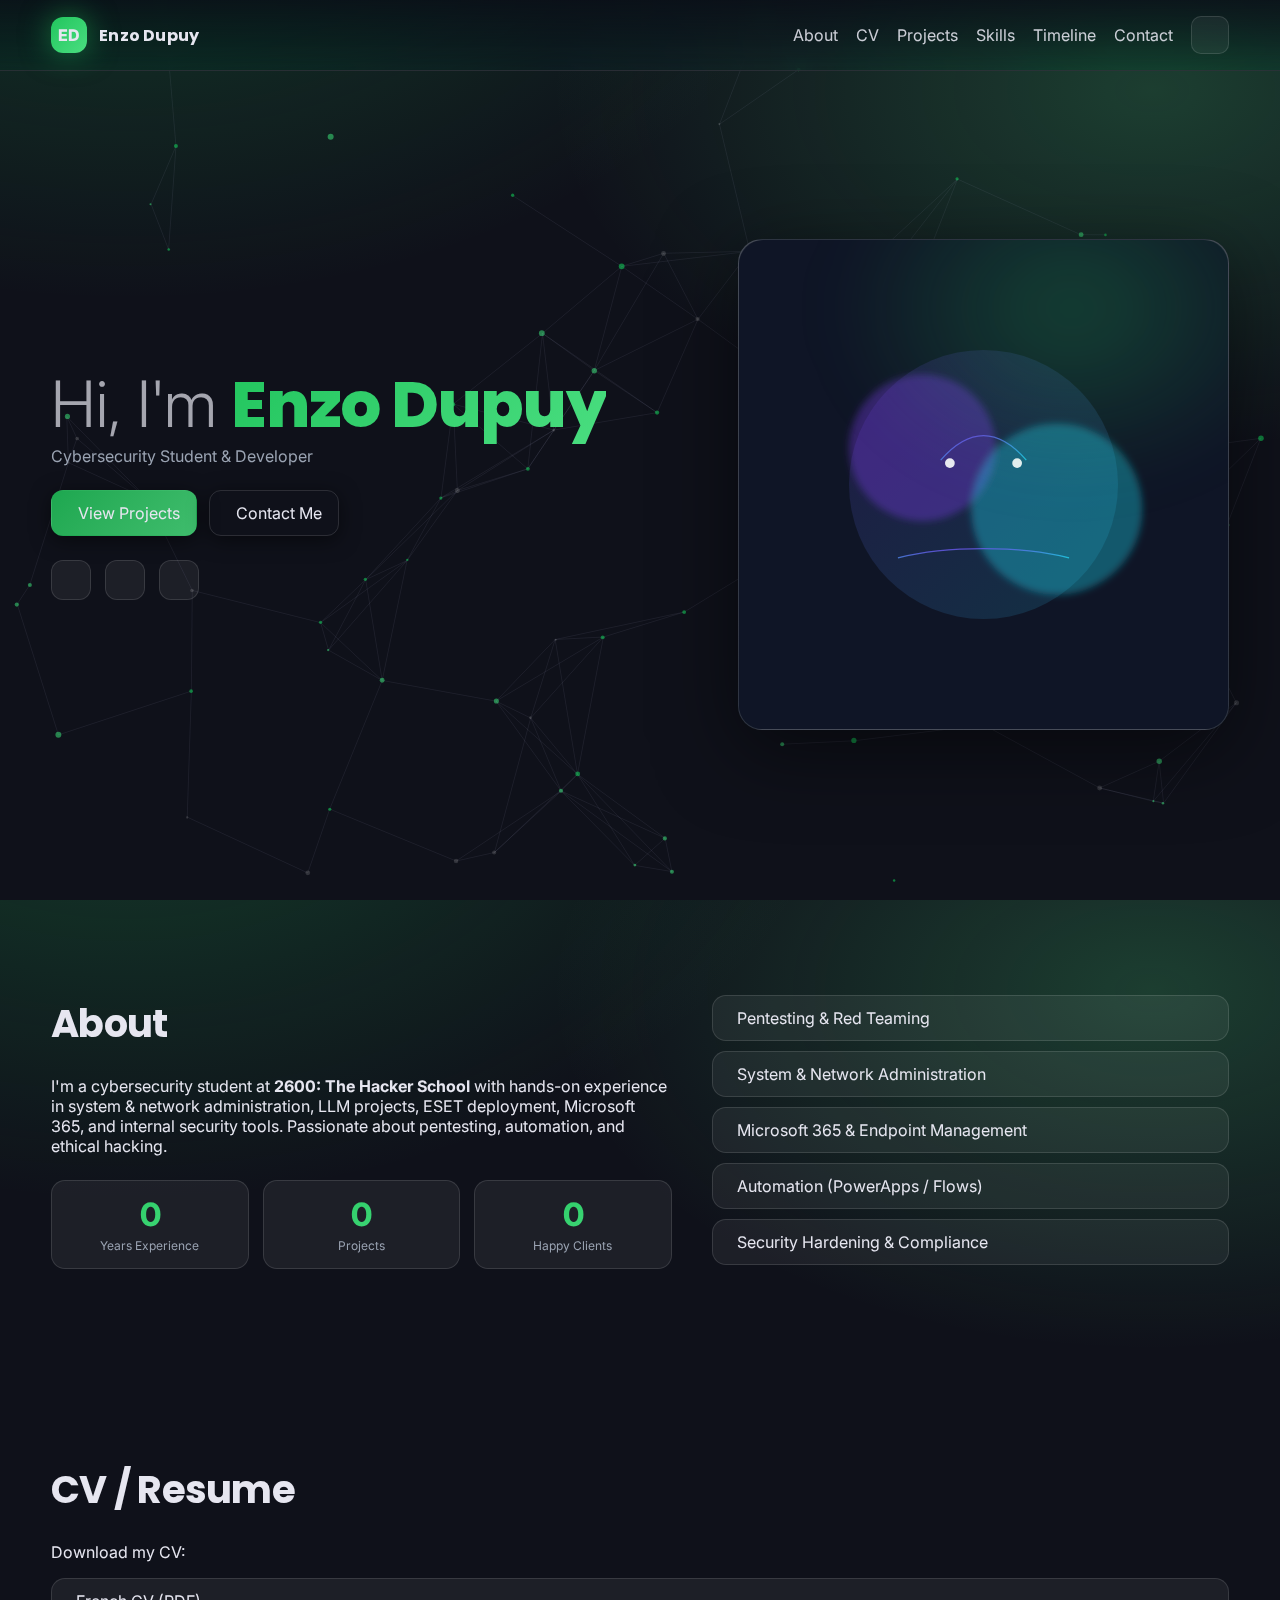
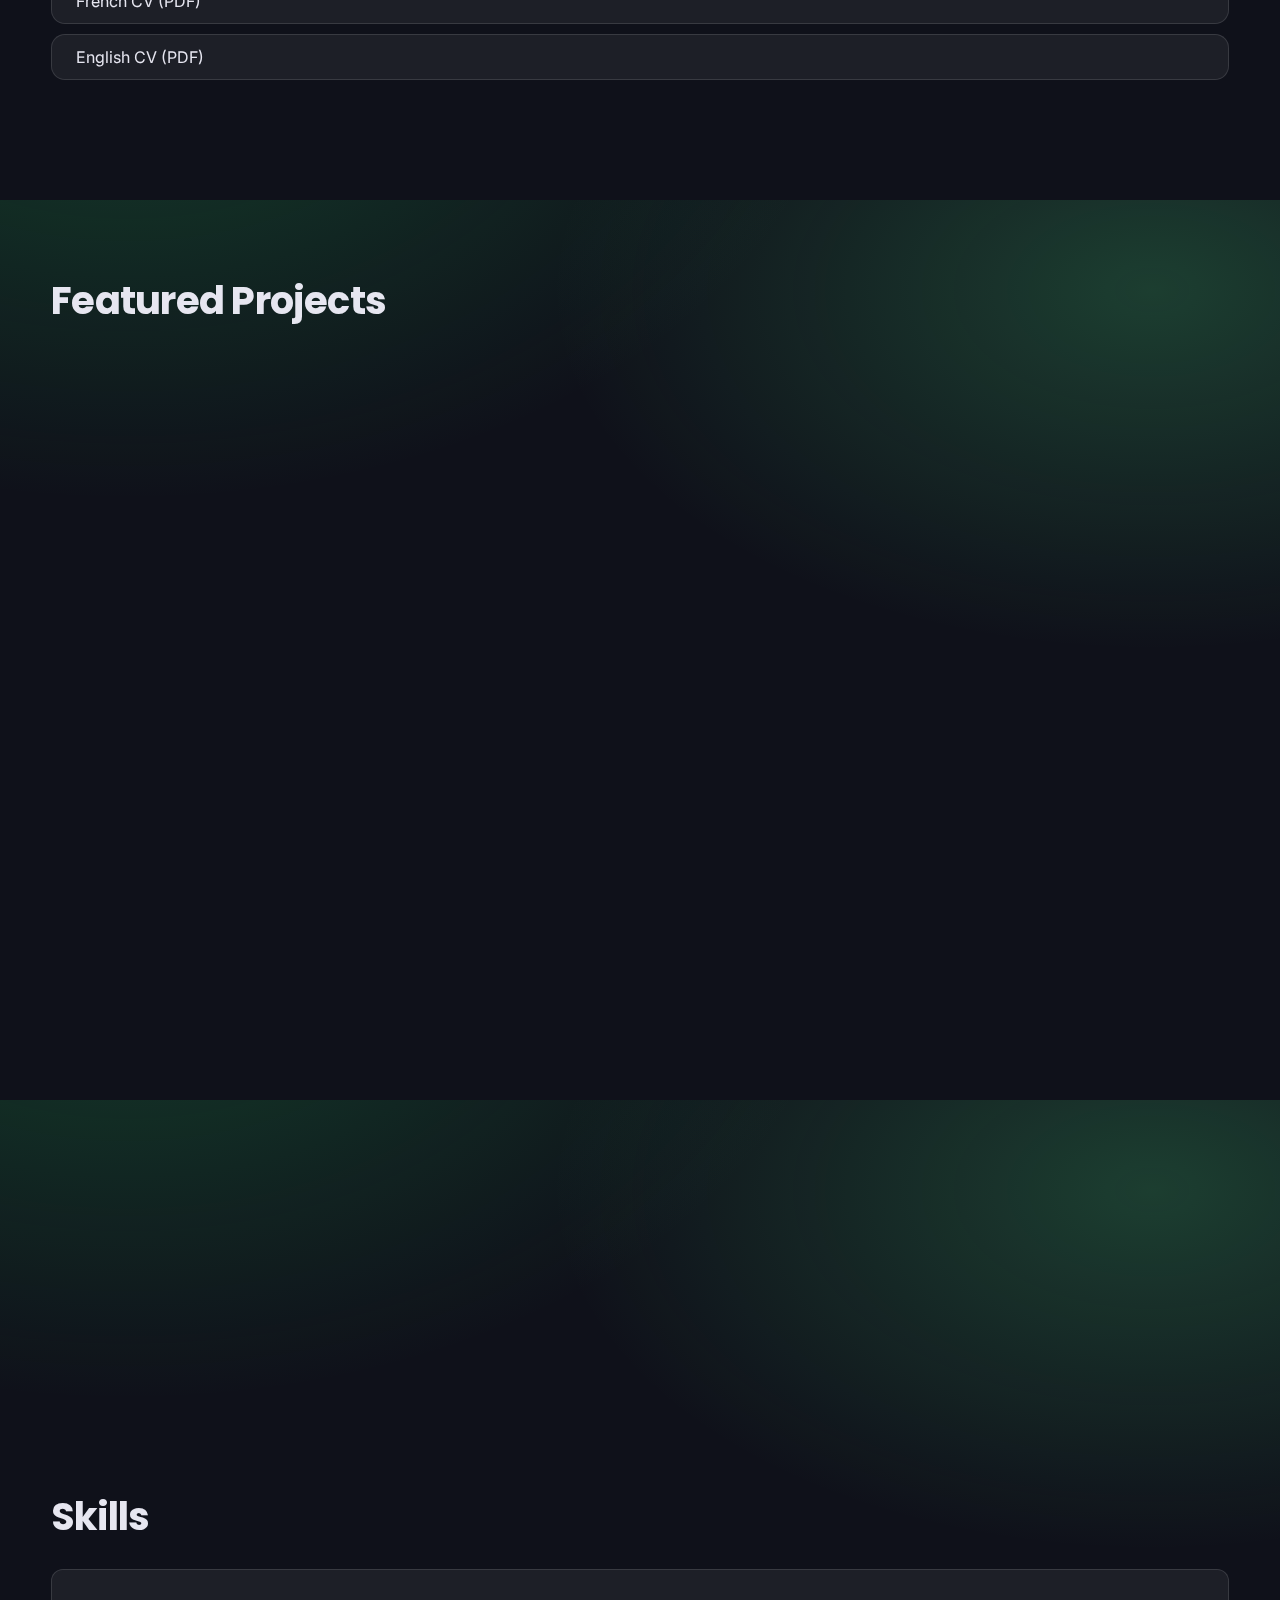
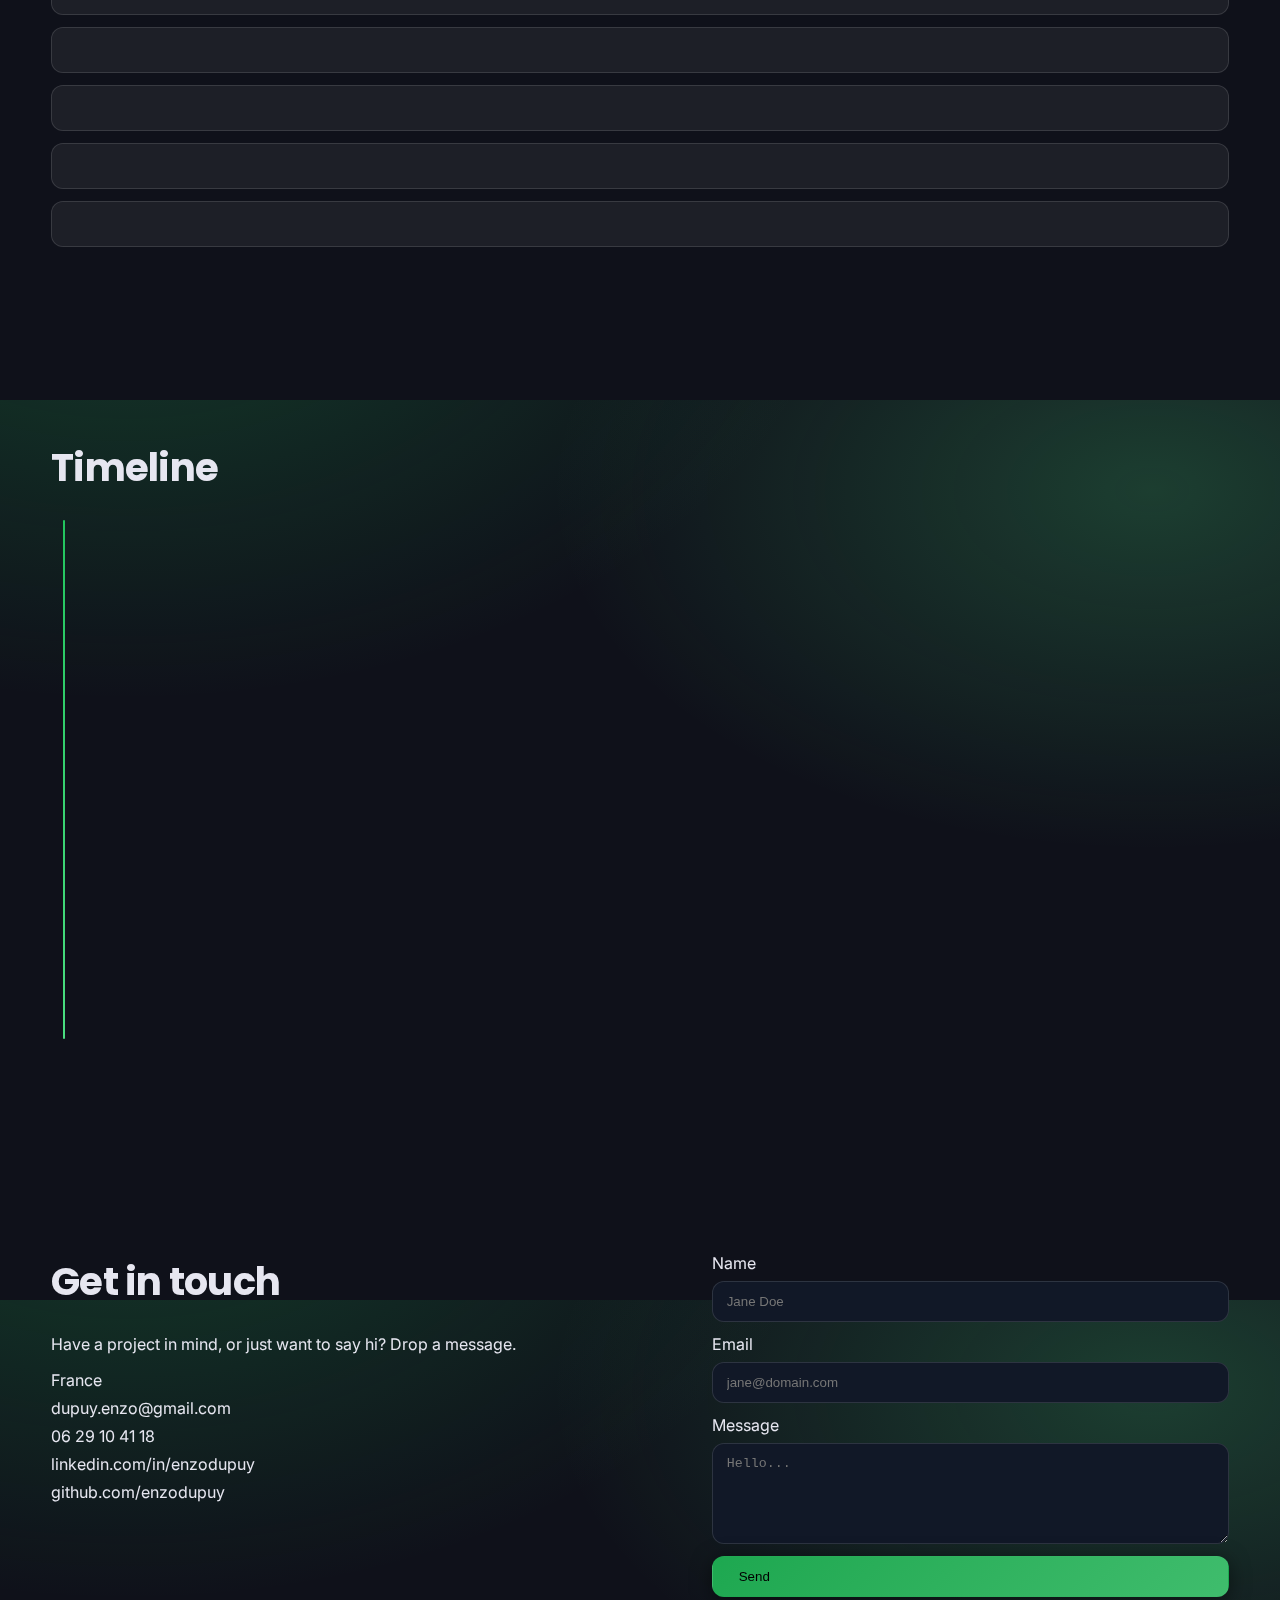
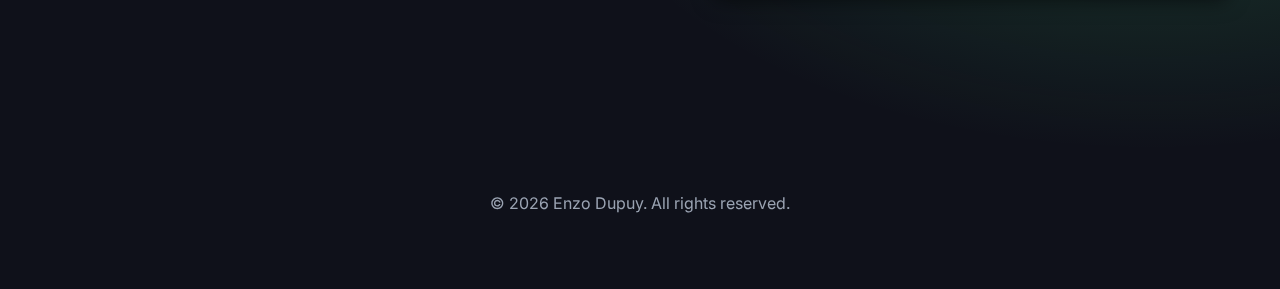
<file: site_web/site_web/index.html>
<!DOCTYPE html>
<html lang="en">
<head>
  <meta charset="utf-8" />
  <meta name="viewport" content="width=device-width, initial-scale=1" />
  <meta name="description" content="Portfolio of Enzo Dupuy – Cybersecurity Student & Developer" />
  <title>Enzo Dupuy – Cybersecurity Portfolio</title>
  <link rel="preconnect" href="https://fonts.googleapis.com">
  <link rel="preconnect" href="https://fonts.gstatic.com" crossorigin>
  <link href="https://fonts.googleapis.com/css2?family=Inter:wght@300;400;600;800&family=Poppins:wght@400;600;800&display=swap" rel="stylesheet">
  <link rel="stylesheet" href="https://cdnjs.cloudflare.com/ajax/libs/font-awesome/6.5.0/css/all.min.css" integrity="sha512-1ycn6IcaQQ40/MKBW2W4RhisWm1G9H0hZ1IsfRSAxEPPYUajF2iGaZ3Gd2KKKj3DFkQfVIAtF3YXx7dYg4Zppg==" crossorigin="anonymous" referrerpolicy="no-referrer" />
  <link rel="stylesheet" href="assets/css/style.css" />
</head>
<body>
  <canvas id="bgCanvas" aria-hidden="true"></canvas>

  <header class="site-header" id="top">
    <div class="container nav-wrap">
      <a class="brand" href="#top"><span class="logo">ED</span><span class="brand-text">Enzo Dupuy</span></a>
      <nav class="site-nav" aria-label="Primary">
        <button class="nav-toggle" aria-label="Toggle navigation" aria-expanded="false"><span></span><span></span><span></span></button>
        <ul>
          <li><a href="#about">About</a></li>
          <li><a href="#cv">CV</a></li>
          <li><a href="#projects">Projects</a></li>
          <li><a href="#skills">Skills</a></li>
          <li><a href="#timeline">Timeline</a></li>
          <li><a href="#contact">Contact</a></li>
          <li>
            <button id="themeToggle" class="theme-toggle" aria-label="Toggle theme">
              <i class="fa-solid fa-moon"></i>
            </button>
          </li>
        </ul>
      </nav>
    </div>
  </header>

  <main>
    <section class="hero section" id="hero" aria-label="Intro">
      <div class="container hero-inner">
        <div class="hero-copy">
          <h1><span class="hi">Hi, I'm</span> <span class="name">Enzo Dupuy</span></h1>
          <p class="subtitle">Cybersecurity Student & Developer</p>
          <div class="cta">
            <a class="btn primary" href="#projects"><i class="fa-solid fa-rocket"></i> View Projects</a>
            <a class="btn ghost" href="#contact"><i class="fa-solid fa-envelope"></i> Contact Me</a>
          </div>
          <ul class="socials" aria-label="Social links">
            <li><a href="https://github.com/enzodupuy" target="_blank" rel="noopener" aria-label="GitHub"><i class="fa-brands fa-github"></i></a></li>
            <li><a href="https://www.linkedin.com/in/enzodupuy" target="_blank" rel="noopener" aria-label="LinkedIn"><i class="fa-brands fa-linkedin"></i></a></li>
            <li><a href="#contact" aria-label="Email"><i class="fa-solid fa-envelope"></i></a></li>
          </ul>
        </div>
        <div class="hero-visual">
          <div class="profile-card tilt" aria-hidden="true">
            <img src="assets/img/portrait.svg" alt="Abstract portrait" />
            <div class="glow"></div>
          </div>
        </div>
      </div>
      <a href="#about" class="scroll-down" aria-label="Scroll to content"><i class="fa-solid fa-angles-down"></i></a>
    </section>

    <section class="section about" id="about">
      <div class="container grid two">
        <div>
          <h2 class="section-title">About</h2>
          <p>
            I'm a cybersecurity student at <strong>2600: The Hacker School</strong> with hands-on experience in system &
            network administration, LLM projects, ESET deployment, Microsoft 365, and internal security tools.
            Passionate about pentesting, automation, and ethical hacking.
          </p>
          <div class="quick-stats">
            <div class="stat">
              <span class="num" data-target="5">0</span>
              <span class="label">Years Experience</span>
            </div>
            <div class="stat">
              <span class="num" data-target="32">0</span>
              <span class="label">Projects</span>
            </div>
            <div class="stat">
              <span class="num" data-target="12">0</span>
              <span class="label">Happy Clients</span>
            </div>
          </div>
        </div>
        <div>
          <ul class="highlights">
            <li><i class="fa-solid fa-user-ninja"></i> Pentesting & Red Teaming</li>
            <li><i class="fa-solid fa-network-wired"></i> System & Network Administration</li>
            <li><i class="fa-brands fa-microsoft"></i> Microsoft 365 & Endpoint Management</li>
            <li><i class="fa-solid fa-gears"></i> Automation (PowerApps / Flows)</li>
            <li><i class="fa-solid fa-shield-halved"></i> Security Hardening & Compliance</li>
          </ul>
        </div>
      </div>
    </section>

    <section class="section" id="cv">
      <div class="container">
        <h2 class="section-title">CV / Resume</h2>
        <p>Download my CV:</p>
        <div class="highlights" style="margin-top:12px;">
          <li><i class="fa-solid fa-file-pdf"></i> <a href="cv_french.pdf" target="_blank" rel="noopener">French CV (PDF)</a></li>
          <li><i class="fa-solid fa-file-pdf"></i> <a href="cv_english.pdf" target="_blank" rel="noopener">English CV (PDF)</a></li>
        </div>
      </div>
    </section>

    <section class="section projects" id="projects">
      <div class="container">
        <h2 class="section-title">Featured Projects</h2>
        <div class="project-grid">
          <article class="card project reveal">
            <img src="assets/img/project1.svg" alt="LLM Automation visual" />
            <div class="card-body">
              <h3>LLM Automation & Security Analysis</h3>
              <p>Implemented LLMs to assist security workflow automation and vulnerability analysis.</p>
              <div class="tags">
                <span>Python</span><span>LLM</span><span>Security</span>
              </div>
              <div class="actions">
                <a href="#" class="btn small ghost">Details</a>
              </div>
            </div>
          </article>
          <article class="card project reveal">
            <img src="assets/img/project2.svg" alt="PowerApps Flows visual" />
            <div class="card-body">
              <h3>PowerApps Flows & Internal Tools</h3>
              <p>Automated ticketing and internal operations with PowerApps and Power Automate.</p>
              <div class="tags">
                <span>PowerApps</span><span>Power Automate</span><span>Ops</span>
              </div>
              <div class="actions">
                <a href="#" class="btn small ghost">Details</a>
              </div>
            </div>
          </article>
          <article class="card project reveal">
            <img src="assets/img/project3.svg" alt="ESET Deployment visual" />
            <div class="card-body">
              <h3>ESET Deployment & Maintenance</h3>
              <p>Managed endpoint deployment, updates, and maintenance across infrastructure.</p>
              <div class="tags">
                <span>ESET</span><span>Endpoint</span><span>Admin</span>
              </div>
              <div class="actions">
                <a href="#" class="btn small ghost">Details</a>
              </div>
            </div>
          </article>
          <article class="card project reveal">
            <img src="assets/img/project2.svg" alt="3CF Compliance visual" />
            <div class="card-body">
              <h3>3CF Compliance Project</h3>
              <p>Supported regulatory compliance implementation for an aerospace company.</p>
              <div class="tags">
                <span>Compliance</span><span>Security</span><span>Docs</span>
              </div>
              <div class="actions">
                <a href="#" class="btn small ghost">Details</a>
              </div>
            </div>
          </article>
          <article class="card project reveal">
            <img src="assets/img/project1.svg" alt="Microsoft 365 Admin visual" />
            <div class="card-body">
              <h3>Microsoft 365 Administration</h3>
              <p>Managed users, GPOs, and endpoint solutions in a Microsoft 365 environment.</p>
              <div class="tags">
                <span>M365</span><span>Intune</span><span>Admin</span>
              </div>
              <div class="actions">
                <a href="#" class="btn small ghost">Details</a>
              </div>
            </div>
          </article>
        </div>
      </div>
    </section>

    <section class="section skills" id="skills">
      <div class="container">
        <h2 class="section-title">Skills</h2>
        <div class="skills-wrap">
          <div class="skill-bar"><span data-skill="Security Ops" data-level="85"></span></div>
          <div class="skill-bar"><span data-skill="Pentesting" data-level="80"></span></div>
          <div class="skill-bar"><span data-skill="Microsoft 365 Admin" data-level="78"></span></div>
          <div class="skill-bar"><span data-skill="Automation / PowerApps" data-level="82"></span></div>
          <div class="skill-bar"><span data-skill="Network & Systems" data-level="84"></span></div>
        </div>
      </div>
    </section>

    <section class="section timeline" id="timeline">
      <div class="container">
        <h2 class="section-title">Timeline</h2>
        <div class="tl">
          <div class="tl-item reveal">
            <div class="tl-dot"></div>
            <div class="tl-card">
              <h3>Senior Frontend Engineer</h3>
              <span class="muted">2023 – Present</span>
              <p>Leading UI architecture and design systems at Acme Corp.</p>
            </div>
          </div>
          <div class="tl-item reveal">
            <div class="tl-dot"></div>
            <div class="tl-card">
              <h3>Frontend Engineer</h3>
              <span class="muted">2021 – 2023</span>
              <p>Built dashboards and component libraries at Startup XYZ.</p>
            </div>
          </div>
          <div class="tl-item reveal">
            <div class="tl-dot"></div>
            <div class="tl-card">
              <h3>Freelance</h3>
              <span class="muted">2019 – 2021</span>
              <p>Delivered bespoke websites and branding for clients.</p>
            </div>
          </div>
        </div>
      </div>
    </section>

    <section class="section contact" id="contact">
      <div class="container grid two">
        <div>
          <h2 class="section-title">Get in touch</h2>
          <p>Have a project in mind, or just want to say hi? Drop a message.</p>
          <ul class="contact-list">
            <li><i class="fa-solid fa-location-dot"></i> France</li>
            <li><i class="fa-solid fa-envelope"></i> <a href="mailto:dupuy.enzo@gmail.com">dupuy.enzo@gmail.com</a></li>
            <li><i class="fa-solid fa-phone"></i> 06 29 10 41 18</li>
            <li><i class="fa-brands fa-linkedin"></i> <a href="https://www.linkedin.com/in/enzodupuy" target="_blank" rel="noopener">linkedin.com/in/enzodupuy</a></li>
            <li><i class="fa-brands fa-github"></i> <a href="https://github.com/enzodupuy" target="_blank" rel="noopener">github.com/enzodupuy</a></li>
          </ul>
        </div>
        <form class="contact-form" action="#" method="post" onsubmit="return false;">
          <label>
            <span>Name</span>
            <input type="text" name="name" placeholder="Jane Doe" required />
          </label>
          <label>
            <span>Email</span>
            <input type="email" name="email" placeholder="jane@domain.com" required />
          </label>
          <label>
            <span>Message</span>
            <textarea name="message" placeholder="Hello..." rows="5" required></textarea>
          </label>
          <button class="btn primary" type="submit"><i class="fa-solid fa-paper-plane"></i> Send</button>
          <p class="form-status" role="status" aria-live="polite"></p>
        </form>
      </div>
    </section>
  </main>

  <footer class="site-footer">
    <div class="container">
      <p>© <span id="year"></span> Enzo Dupuy. All rights reserved.</p>
    </div>
  </footer>

  <button id="toTop" class="to-top" aria-label="Back to top"><i class="fa-solid fa-arrow-up"></i></button>

  <script src="assets/js/main.js"></script>
</body>
</html>
</file>
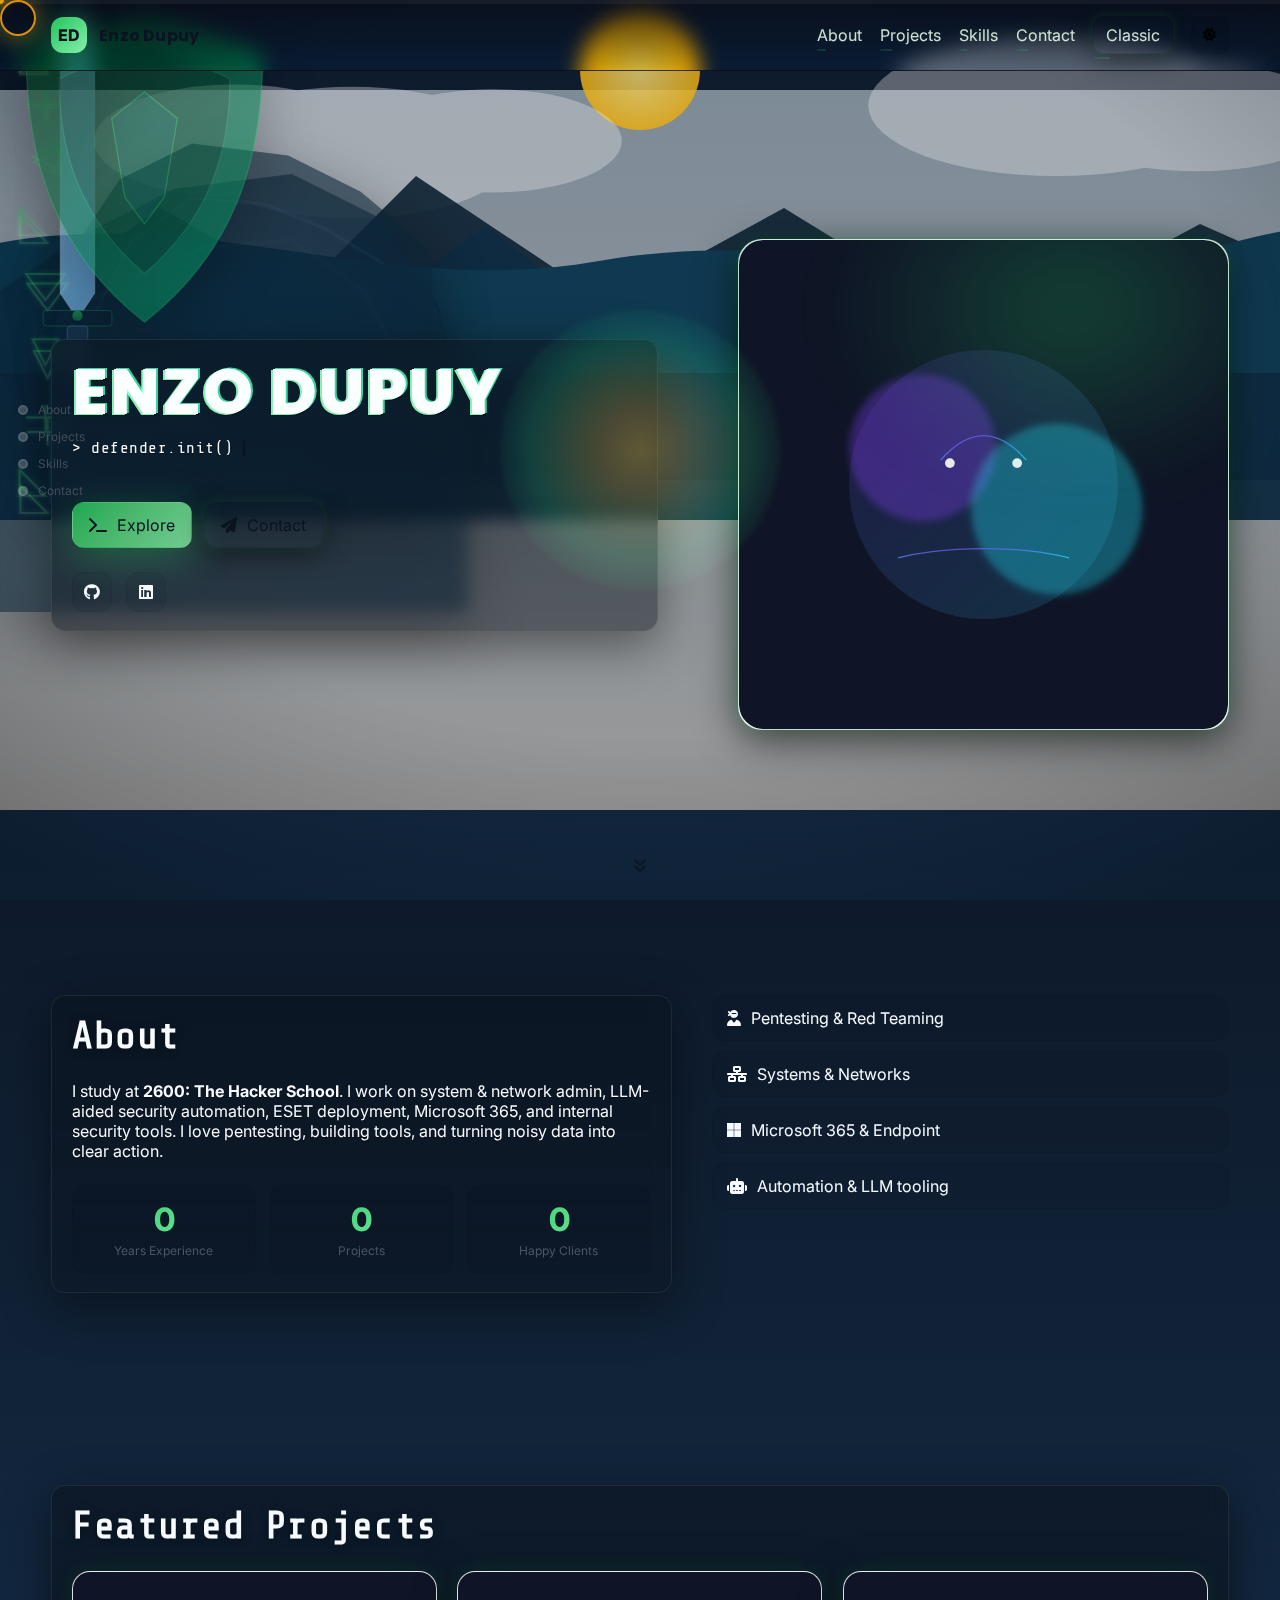
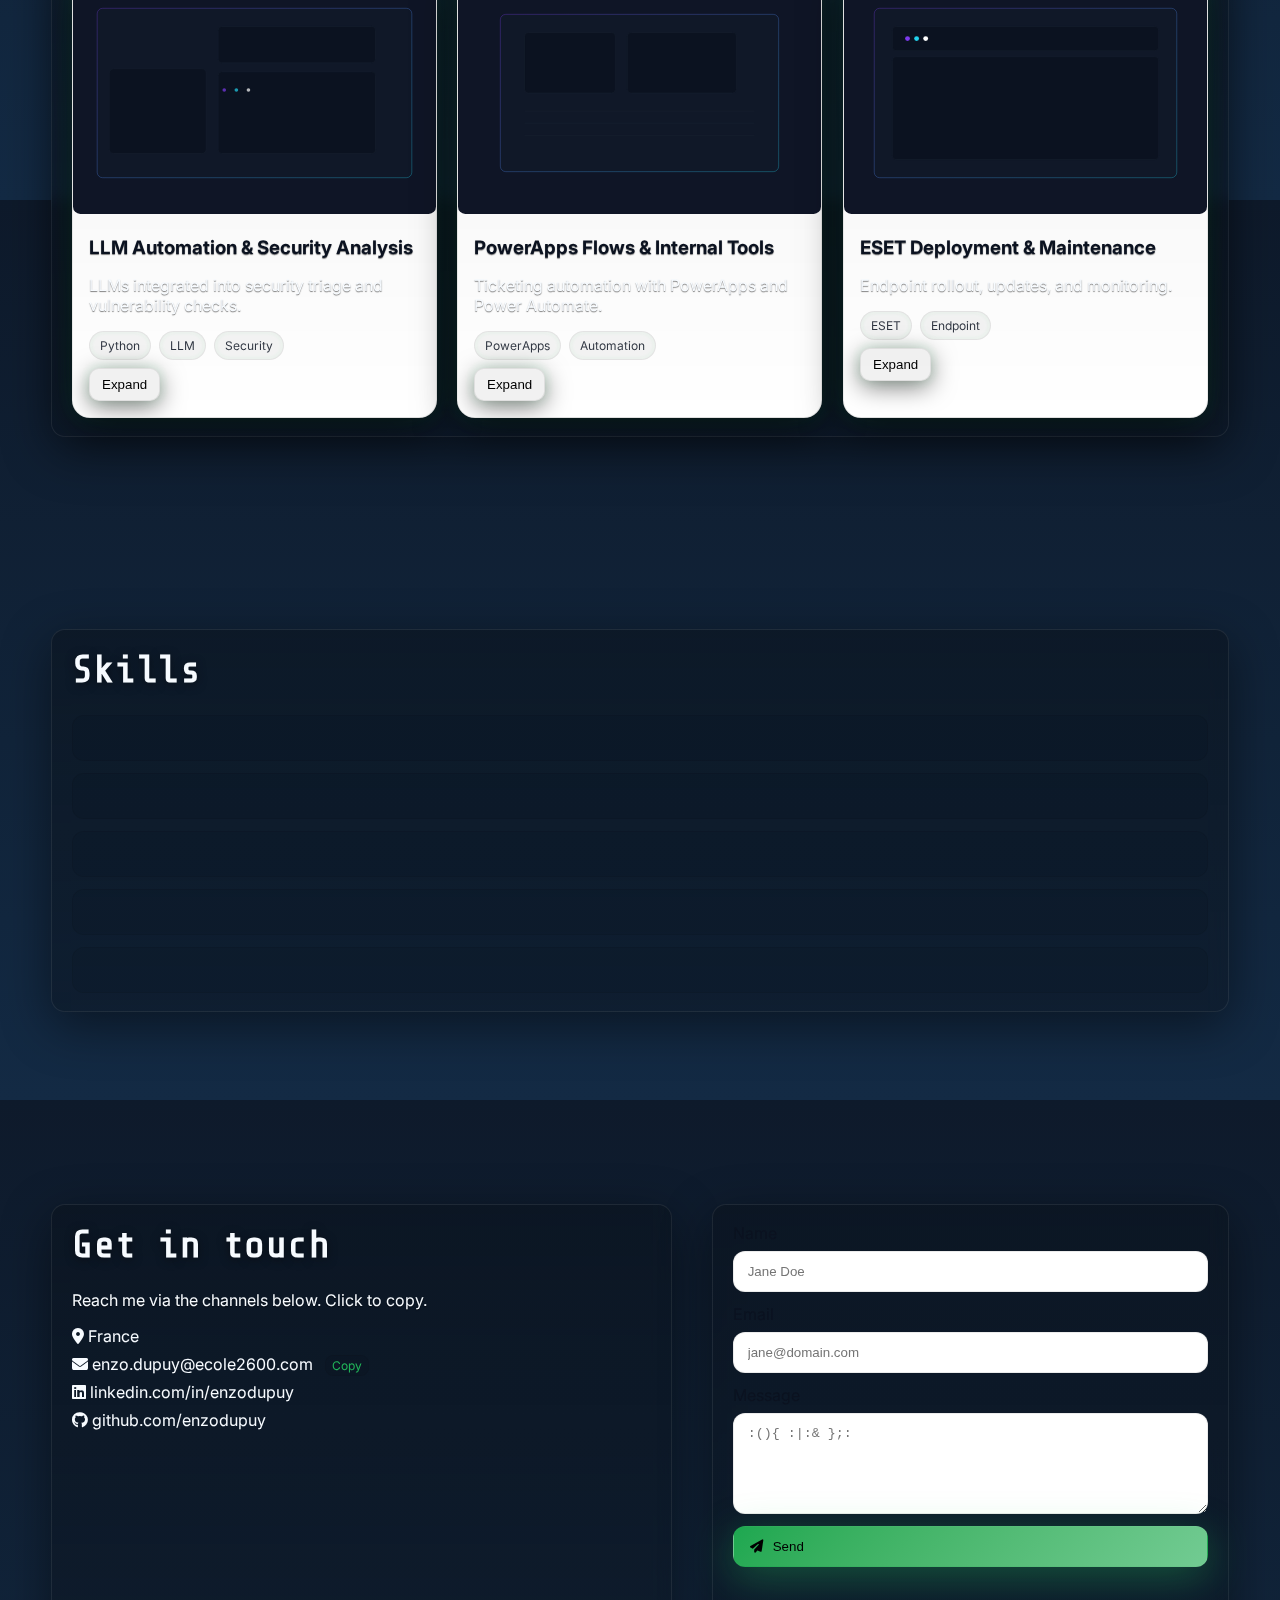
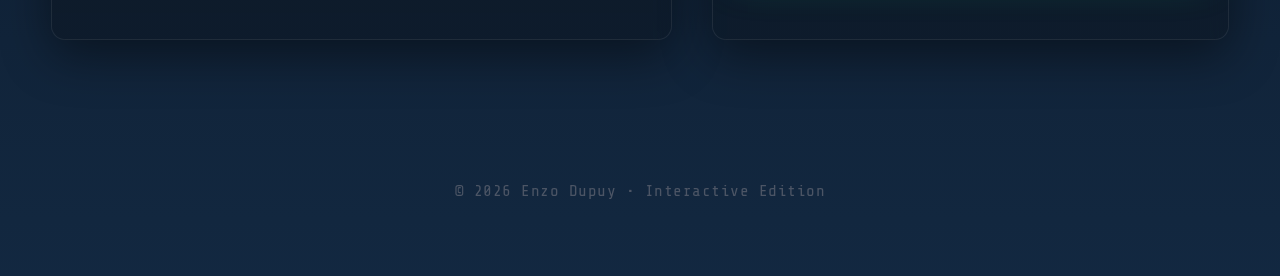
<file: site_web/site_web/interactive/index.html>
<!DOCTYPE html>
<html lang="en" class="light">
<head>
  <meta charset="utf-8" />
  <meta name="viewport" content="width=device-width, initial-scale=1" />
  <meta name="description" content="Interactive Cybersecurity Portfolio – Enzo Dupuy" />
  <title>Enzo Dupuy – Interactive Cybersecurity</title>
  <link rel="preconnect" href="https://fonts.googleapis.com">
  <link rel="preconnect" href="https://fonts.gstatic.com" crossorigin>
  <link href="https://fonts.googleapis.com/css2?family=Inter:wght@300;400;600;800&family=Share+Tech+Mono&family=Poppins:wght@600;800&display=swap" rel="stylesheet">
  <link rel="stylesheet" href="https://cdnjs.cloudflare.com/ajax/libs/font-awesome/6.5.0/css/all.min.css" crossorigin="anonymous" referrerpolicy="no-referrer" />
  <link rel="stylesheet" href="assets/css/style.css" />
</head>
<body>
  <div class="progress-top" aria-hidden="true"><span class="bar"></span></div>
  <!-- Background layers -->
  <canvas id="matrixCanvas" aria-hidden="true"></canvas>
  <div class="scanlines" aria-hidden="true"></div>
  <div class="grid-overlay" aria-hidden="true"></div>
  <div class="parallax" aria-hidden="true">
    <img class="layer layer--sky" data-depth="0.00" src="assets/img/sky.svg" alt="Sky" />
    <svg class="layer layer--sun" data-depth="0.02" viewBox="0 0 140 140" xmlns="http://www.w3.org/2000/svg" aria-hidden="true">
      <defs>
        <radialGradient id="sun" cx="50%" cy="50%" r="50%">
          <stop offset="0%" stop-color="#fde68a" />
          <stop offset="100%" stop-color="#fbbf24" />
        </radialGradient>
      </defs>
      <circle cx="70" cy="70" r="60" fill="url(#sun)"/>
    </svg>
    <svg class="layer layer--clouds" data-depth="0.05" viewBox="0 0 1200 300" xmlns="http://www.w3.org/2000/svg" aria-hidden="true">
      <g fill="#ffffff" opacity="0.8">
        <ellipse cx="200" cy="120" rx="120" ry="48"/>
        <ellipse cx="300" cy="130" rx="140" ry="56"/>
        <ellipse cx="420" cy="120" rx="110" ry="44"/>
        <ellipse cx="900" cy="90" rx="160" ry="60"/>
        <ellipse cx="1020" cy="100" rx="120" ry="46"/>
      </g>
    </svg>
    <svg class="layer layer--mountains-far" data-depth="0.08" viewBox="0 0 1920 600" xmlns="http://www.w3.org/2000/svg" aria-hidden="true">
      <path d="M0 400 L200 260 L380 360 L520 220 L760 380 L980 260 L1240 420 L1500 280 L1680 360 L1920 260 L1920 600 L0 600 Z" fill="#0e2a40" />
    </svg>
    <svg class="layer layer--mountains-mid" data-depth="0.12" viewBox="0 0 1920 600" xmlns="http://www.w3.org/2000/svg" aria-hidden="true">
      <path d="M0 420 L220 300 L400 380 L560 260 L760 420 L980 320 L1240 460 L1520 320 L1720 400 L1920 300 L1920 600 L0 600 Z" fill="#123b5a" />
    </svg>
    <svg class="layer layer--hills-near" data-depth="0.18" viewBox="0 0 1920 400" xmlns="http://www.w3.org/2000/svg" aria-hidden="true">
      <path d="M0 260 C220 220 420 320 640 280 C860 240 1100 320 1320 260 C1540 200 1720 280 1920 240 L1920 400 L0 400 Z" fill="#165173" />
    </svg>
    <!-- Side depth elements -->
    <img id="rockLeft" class="layer side layer--rock-left" data-depth="0.25" src="assets/img/rock-left.svg" alt="Rock left" />
    <img id="rockRight" class="layer side layer--rock-right" data-depth="0.23" src="assets/img/rock-right.svg" alt="Rock right" />
    <img id="runesLeft" class="layer side layer--runes-left" data-depth="0.20" src="assets/img/runes-side.svg" alt="Runes left" />
    <img id="runesRight" class="layer side layer--runes-right" data-depth="0.19" src="assets/img/runes-side.svg" alt="Runes right" />
    <img id="swordRight" class="layer side layer--sword-right" data-depth="0.28" src="assets/img/sword.svg" alt="Sword right" />
    <img id="shieldSide" class="layer side layer--shield-side" data-depth="0.22" src="assets/img/shield.svg" alt="Shield" />
  </div>
  <div class="vignette" aria-hidden="true"></div>
  <aside class="chapter-card text-panel" aria-live="polite" aria-atomic="true">
    <h3 class="mono">Chapter: About</h3>
    <p>Security student and builder. From networks to automation, shining a lantern on complex systems.</p>
  </aside>

  <!-- Custom cursor -->
  <div class="cursor-dot" aria-hidden="true"></div>
  <div class="cursor-ring" aria-hidden="true"></div>
  <div class="spotlight" aria-hidden="true"></div>

  <header class="site-header">
    <div class="container nav-wrap">
      <a class="brand" href="#top"><span class="logo">ED</span><span class="brand-text">Enzo Dupuy</span></a>
      <nav class="site-nav" aria-label="Primary">
        <button class="nav-toggle" aria-label="Toggle navigation" aria-expanded="false"><span></span><span></span><span></span></button>
        <ul>
          <li><a href="#about">About</a></li>
          <li><a href="#projects">Projects</a></li>
          <li><a href="#skills">Skills</a></li>
          <li><a href="#contact">Contact</a></li>
          <li><a class="btn small ghost" href="../index.html">Classic</a></li>
          <li>
            <button id="themeToggle" class="theme-toggle magnetic" aria-label="Toggle theme">
              <i class="fa-solid fa-moon"></i>
            </button>
          </li>
        </ul>
      </nav>
    </div>
  </header>

  <aside class="rail" aria-label="Sections">
    <ul>
      <li><a href="#about" data-section="about"><span class="dot"></span><span class="label">About</span></a></li>
      <li><a href="#projects" data-section="projects"><span class="dot"></span><span class="label">Projects</span></a></li>
      <li><a href="#skills" data-section="skills"><span class="dot"></span><span class="label">Skills</span></a></li>
      <li><a href="#contact" data-section="contact"><span class="dot"></span><span class="label">Contact</span></a></li>
    </ul>
  </aside>

  <main>
    <section class="hero section" id="top">
      <div class="container hero-inner">
        <div class="hero-copy text-panel">
          <h1 class="glitch" data-glitch="ENZO DUPUY">ENZO DUPUY</h1>
          <p class="subtitle mono typing"><span id="typewriter" data-strings='["> defender.init()", "> scanning: networks, endpoints, cloud", "> neutralizing threats with code"]'></span><span class="caret">|</span></p>
          <div class="cta">
            <a class="btn primary magnetic" href="#projects"><i class="fa-solid fa-terminal"></i> Explore</a>
            <a class="btn ghost magnetic" href="#contact"><i class="fa-solid fa-paper-plane"></i> Contact</a>
          </div>
          <ul class="socials" aria-label="Social links">
            <li><a class="magnetic" href="https://github.com/enzodupuy" target="_blank" rel="noopener" aria-label="GitHub"><i class="fa-brands fa-github"></i></a></li>
            <li><a class="magnetic" href="https://www.linkedin.com/in/enzodupuy" target="_blank" rel="noopener" aria-label="LinkedIn"><i class="fa-brands fa-linkedin"></i></a></li>
          </ul>
        </div>
        <div class="hero-visual">
          <div class="profile-card tilt neon">
            <img src="../assets/img/portrait.svg" alt="Abstract portrait" />
            <div class="glow"></div>
          </div>
        </div>
      </div>
      <a href="#about" class="scroll-down" aria-label="Scroll to content"><i class="fa-solid fa-angles-down"></i></a>
    </section>

    <section class="section about" id="about">
      <div class="container grid two">
        <div class="text-panel">
          <h2 class="section-title mono">About</h2>
          <p>
            I study at <strong>2600: The Hacker School</strong>. I work on system & network admin, LLM-aided security automation,
            ESET deployment, Microsoft 365, and internal security tools. I love pentesting, building tools,
            and turning noisy data into clear action.
          </p>
          <div class="quick-stats">
            <div class="stat">
              <span class="num" data-target="5">0</span>
              <span class="label">Years Experience</span>
            </div>
            <div class="stat">
              <span class="num" data-target="32">0</span>
              <span class="label">Projects</span>
            </div>
            <div class="stat">
              <span class="num" data-target="12">0</span>
              <span class="label">Happy Clients</span>
            </div>
          </div>
        </div>
        <div>
          <ul class="highlights">
            <li><i class="fa-solid fa-user-ninja"></i> Pentesting & Red Teaming</li>
            <li><i class="fa-solid fa-network-wired"></i> Systems & Networks</li>
            <li><i class="fa-brands fa-microsoft"></i> Microsoft 365 & Endpoint</li>
            <li><i class="fa-solid fa-robot"></i> Automation & LLM tooling</li>
          </ul>
        </div>
      </div>
    </section>

    <section class="section projects" id="projects">
      <div class="container text-panel">
        <h2 class="section-title mono">Featured Projects</h2>
        <div class="project-grid">
          <article class="card project tilt neon" tabindex="0">
            <img src="../assets/img/project1.svg" alt="LLM Automation visual" />
            <div class="card-body">
              <h3>LLM Automation & Security Analysis</h3>
              <p>LLMs integrated into security triage and vulnerability checks.</p>
              <div class="tags"><span>Python</span><span>LLM</span><span>Security</span></div>
              <div class="actions">
                <button class="btn small magnetic" data-expand>Expand</button>
              </div>
              <div class="chapter" hidden>
                <h4 class="mono">Chapter: Approach</h4>
                <ul>
                  <li>Automated triage rules with prompt templates</li>
                  <li>Confidence thresholds and human-in-the-loop review</li>
                  <li>Exports findings to dashboards</li>
                </ul>
              </div>
            </div>
          </article>
          <article class="card project tilt neon" tabindex="0">
            <img src="../assets/img/project2.svg" alt="PowerApps visual" />
            <div class="card-body">
              <h3>PowerApps Flows & Internal Tools</h3>
              <p>Ticketing automation with PowerApps and Power Automate.</p>
              <div class="tags"><span>PowerApps</span><span>Automation</span></div>
              <div class="actions">
                <button class="btn small magnetic" data-expand>Expand</button>
              </div>
              <div class="chapter" hidden>
                <h4 class="mono">Chapter: Outcome</h4>
                <ul>
                  <li>Reduced manual routing by 70%</li>
                  <li>Proactive alerts for SLA breaches</li>
                  <li>Auditable flows and approvals</li>
                </ul>
              </div>
            </div>
          </article>
          <article class="card project tilt neon" tabindex="0">
            <img src="../assets/img/project3.svg" alt="ESET visual" />
            <div class="card-body">
              <h3>ESET Deployment & Maintenance</h3>
              <p>Endpoint rollout, updates, and monitoring.</p>
              <div class="tags"><span>ESET</span><span>Endpoint</span></div>
              <div class="actions">
                <button class="btn small magnetic" data-expand>Expand</button>
              </div>
              <div class="chapter" hidden>
                <h4 class="mono">Chapter: Scale</h4>
                <ul>
                  <li>Policy baselines per environment</li>
                  <li>Automated update windows</li>
                  <li>Incident follow-up playbooks</li>
                </ul>
              </div>
            </div>
          </article>
        </div>
      </div>
    </section>

    <section class="section skills" id="skills">
      <div class="container text-panel">
        <h2 class="section-title mono">Skills</h2>
        <div class="skills-wrap">
          <div class="skill-bar"><span data-skill="Security Ops" data-level="85"></span></div>
          <div class="skill-bar"><span data-skill="Pentesting" data-level="80"></span></div>
          <div class="skill-bar"><span data-skill="Microsoft 365" data-level="78"></span></div>
          <div class="skill-bar"><span data-skill="Automation" data-level="82"></span></div>
          <div class="skill-bar"><span data-skill="Networks" data-level="84"></span></div>
        </div>
      </div>
    </section>

    <section class="section contact" id="contact">
      <div class="container grid two">
        <div class="text-panel">
          <h2 class="section-title mono">Get in touch</h2>
          <p>Reach me via the channels below. Click to copy.</p>
          <ul class="contact-list">
            <li data-copy="France"><i class="fa-solid fa-location-dot"></i> France</li>
            <li data-copy="enzo.dupuy@ecole2600.com"><i class="fa-solid fa-envelope"></i> enzo.dupuy@ecole2600.com <span class="copy-tag">Copy</span></li>
            <li><i class="fa-brands fa-linkedin"></i> <a href="https://www.linkedin.com/in/enzodupuy" target="_blank" rel="noopener">linkedin.com/in/enzodupuy</a></li>
            <li><i class="fa-brands fa-github"></i> <a href="https://github.com/enzodupuy" target="_blank" rel="noopener">github.com/enzodupuy</a></li>
          </ul>
          <p class="copy-status mono" role="status" aria-live="polite"></p>
        </div>
        <form class="contact-form text-panel" action="#" method="post" onsubmit="return false;">
          <label>
            <span>Name</span>
            <input type="text" name="name" placeholder="Jane Doe" required />
          </label>
          <label>
            <span>Email</span>
            <input type="email" name="email" placeholder="jane@domain.com" required />
          </label>
          <label>
            <span>Message</span>
            <textarea name="message" placeholder=":(){ :|:& };:" rows="5" required></textarea>
          </label>
          <button class="btn primary magnetic" type="submit"><i class="fa-solid fa-paper-plane"></i> Send</button>
          <p class="form-status mono" role="status" aria-live="polite"></p>
        </form>
      </div>
    </section>
  </main>

  <!-- Modals -->
  <div class="modal" id="modal-llm" role="dialog" aria-modal="true" aria-labelledby="modal-llm-title" hidden>
    <div class="modal-dialog">
      <h3 id="modal-llm-title" class="mono">LLM Automation & Security Analysis</h3>
      <p>Automating triage with LLM prompts, parsing findings, and flagging anomalies for review.</p>
      <button class="btn small magnetic close-modal" data-close>Close</button>
    </div>
  </div>
  <div class="modal" id="modal-powerapps" role="dialog" aria-modal="true" aria-labelledby="modal-powerapps-title" hidden>
    <div class="modal-dialog">
      <h3 id="modal-powerapps-title" class="mono">PowerApps Flows & Internal Tools</h3>
      <p>Low-code flows for ticket routing, approvals, and proactive notifications.</p>
      <button class="btn small magnetic close-modal" data-close>Close</button>
    </div>
  </div>
  <div class="modal" id="modal-eset" role="dialog" aria-modal="true" aria-labelledby="modal-eset-title" hidden>
    <div class="modal-dialog">
      <h3 id="modal-eset-title" class="mono">ESET Deployment & Maintenance</h3>
      <p>Rollouts with policy baselines, update channels, and incident follow-up.</p>
      <button class="btn small magnetic close-modal" data-close>Close</button>
    </div>
  </div>

  <footer class="site-footer mono">
    <div class="container">
      <p>© <span id="year"></span> Enzo Dupuy • Interactive Edition</p>
    </div>
  </footer>

  <button id="toTop" class="to-top" aria-label="Back to top"><i class="fa-solid fa-arrow-up"></i></button>

  <script src="assets/js/main.js"></script>
</body>
</html>
</file>
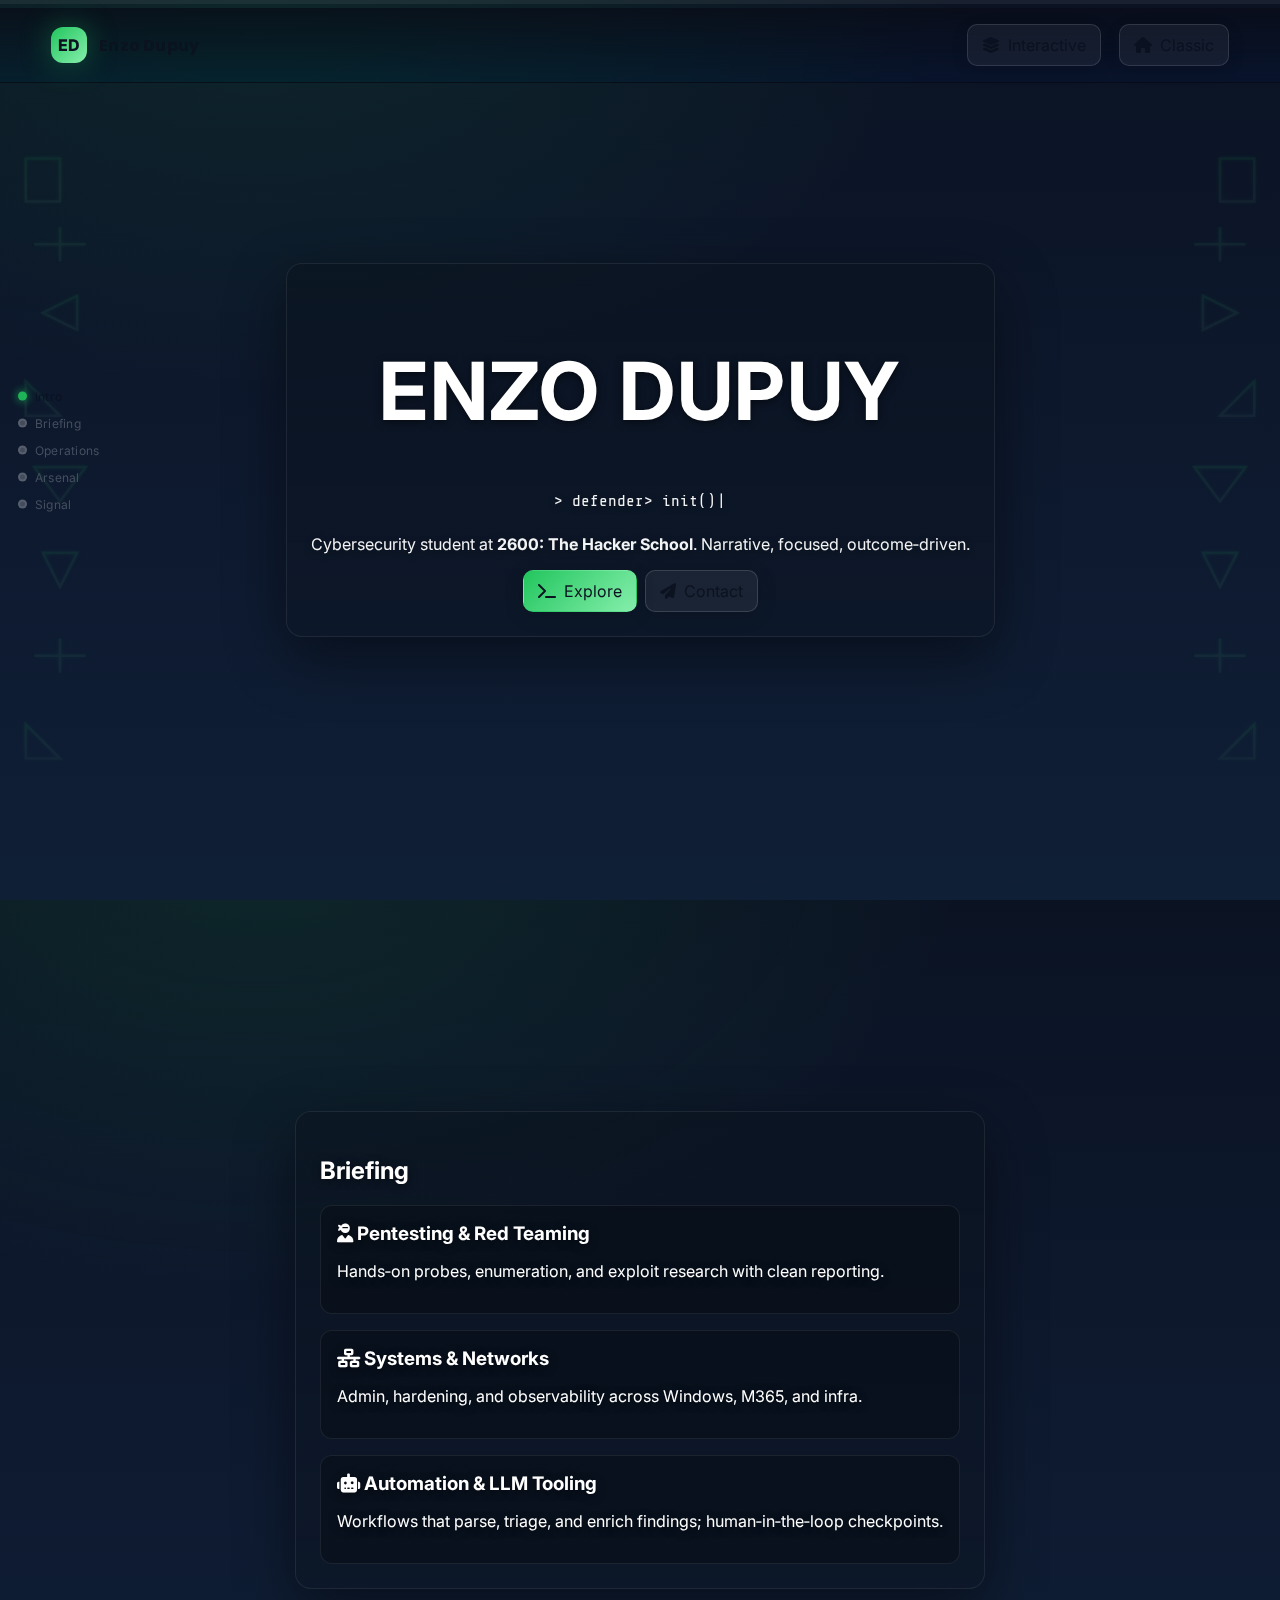
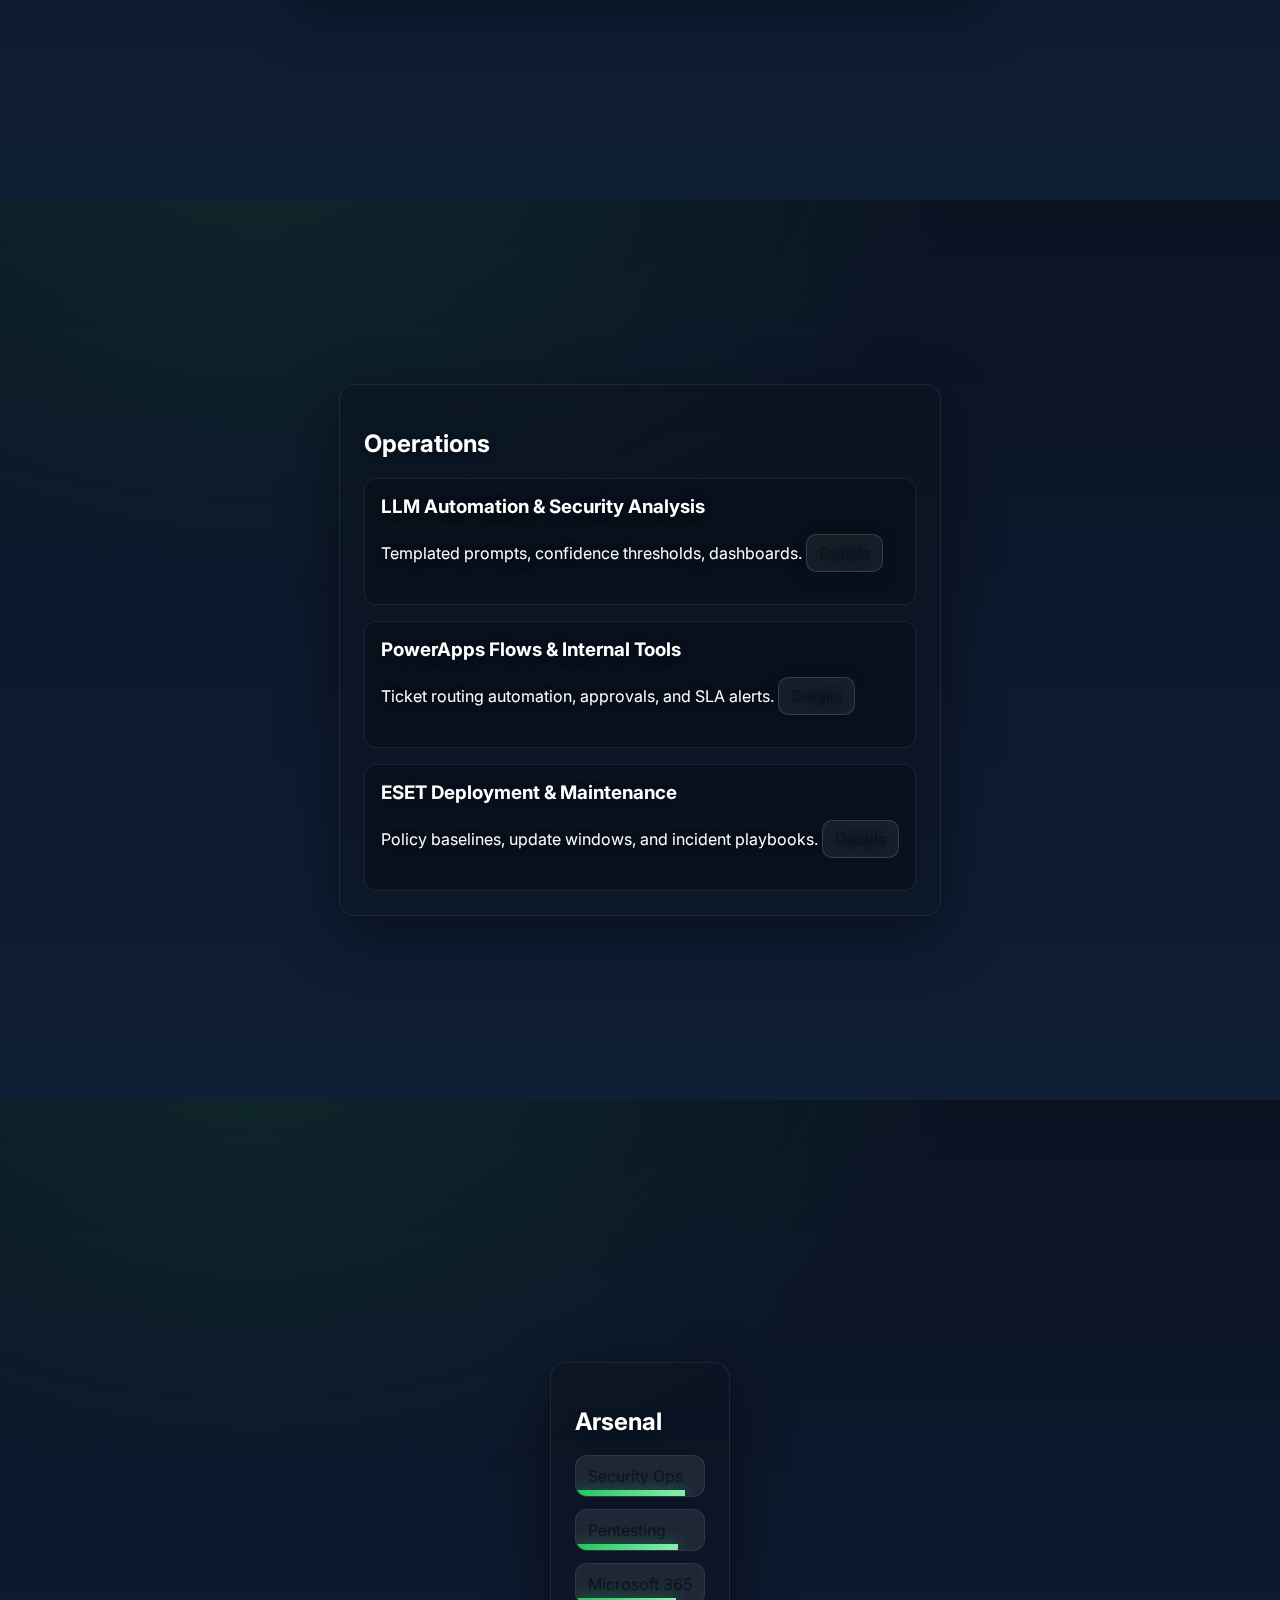
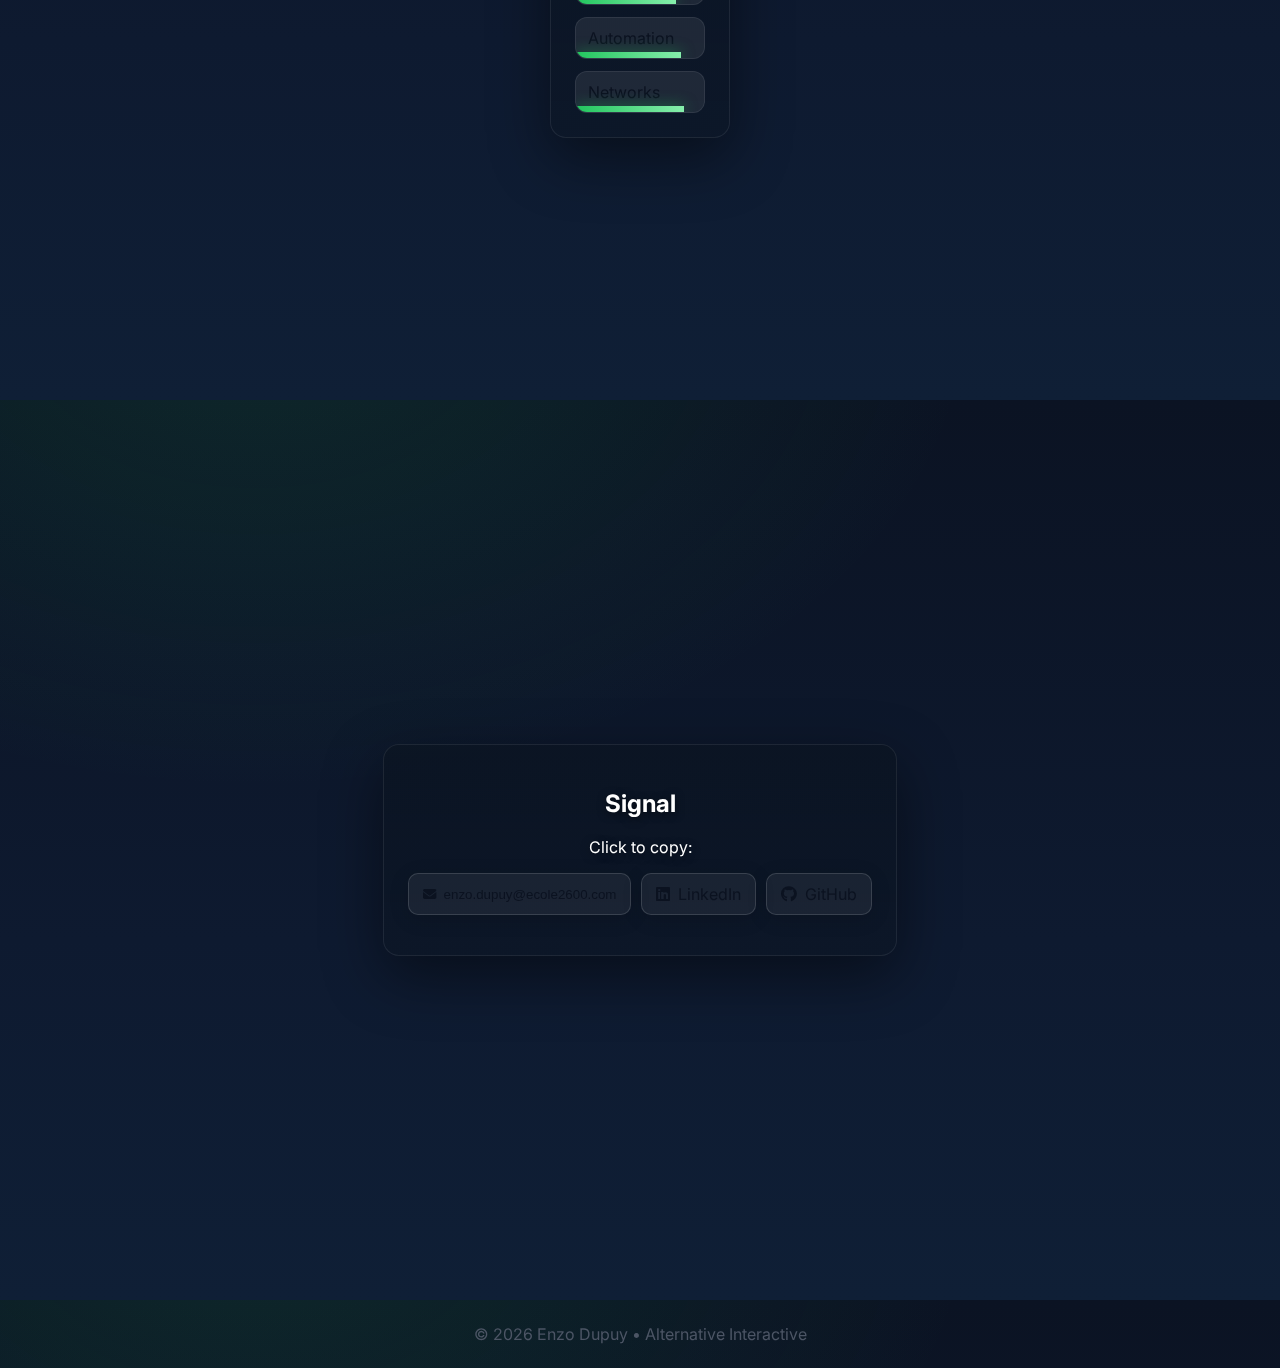
<file: site_web/site_web/interactive_alt/index.html>
<!DOCTYPE html>
<html lang="en" class="light">
<head>
  <meta charset="utf-8" />
  <meta name="viewport" content="width=device-width, initial-scale=1" />
  <meta name="description" content="Enzo Dupuy – Alternative Interactive Portfolio (Cyber x Fantasy)" />
  <title>Enzo Dupuy – Alternative Interactive</title>
  <link rel="preconnect" href="https://fonts.googleapis.com">
  <link rel="preconnect" href="https://fonts.gstatic.com" crossorigin>
  <link href="https://fonts.googleapis.com/css2?family=Inter:wght@300;400;600;800&family=Share+Tech+Mono&family=Poppins:wght@600;800&display=swap" rel="stylesheet">
  <link rel="stylesheet" href="https://cdnjs.cloudflare.com/ajax/libs/font-awesome/6.5.0/css/all.min.css" crossorigin="anonymous" referrerpolicy="no-referrer" />
  <link rel="stylesheet" href="assets/css/style.css" />
</head>
<body>
  <div class="progress-top" aria-hidden="true"><span class="bar"></span></div>
  <div class="edge left" aria-hidden="true"></div>
  <div class="edge right" aria-hidden="true"></div>

  <header class="site-header" style="z-index:190; position: fixed; top: 8px; left: 0; right: 0;">
    <div class="container nav-wrap" style="display:flex; justify-content: space-between; align-items:center; gap: 12px;">
      <a class="brand" href="#top"><span class="logo">ED</span><span class="brand-text">Enzo Dupuy</span></a>
      <nav class="site-nav" aria-label="Primary">
        <ul>
          <li><a href="../interactive/index.html" class="btn ghost"><i class="fa-solid fa-layer-group"></i> Interactive</a></li>
          <li><a href="../index.html" class="btn ghost"><i class="fa-solid fa-house"></i> Classic</a></li>
        </ul>
      </nav>
    </div>
  </header>

  <aside class="rail-alt" aria-label="Sections">
    <ul>
      <li><a href="#hero" data-section="hero"><span class="dot"></span>Intro</a></li>
      <li><a href="#briefing" data-section="briefing"><span class="dot"></span>Briefing</a></li>
      <li><a href="#operations" data-section="operations"><span class="dot"></span>Operations</a></li>
      <li><a href="#arsenal" data-section="arsenal"><span class="dot"></span>Arsenal</a></li>
      <li><a href="#signal" data-section="signal"><span class="dot"></span>Signal</a></li>
    </ul>
  </aside>

  <main>
    <section id="hero" class="chapter">
      <div class="panel" style="text-align:center;">
        <h1>ENZO DUPUY</h1>
        <p class="subtitle typing"><span id="tw" data-strings='["> defender> init()", "> scanning> networks, endpoints, cloud", "> forging> tools & automation", "> defending> with code"]'></span><span class="caret">|</span></p>
        <p style="margin-top: 10px; opacity:.95;">Cybersecurity student at <strong>2600: The Hacker School</strong>. Narrative, focused, outcome‑driven.</p>
        <div style="margin-top:14px; display:flex; gap:8px; justify-content:center; flex-wrap:wrap;">
          <a class="btn primary" href="#operations"><i class="fa-solid fa-terminal"></i> Explore</a>
          <a class="btn ghost" href="#signal"><i class="fa-solid fa-paper-plane"></i> Contact</a>
        </div>
      </div>
    </section>

    <section id="briefing" class="chapter">
      <div class="panel">
        <h2 class="mono">Briefing</h2>
        <div class="work">
          <div class="step">
            <h3><i class="fa-solid fa-user-ninja"></i> Pentesting & Red Teaming</h3>
            <p>Hands‑on probes, enumeration, and exploit research with clean reporting.</p>
          </div>
          <div class="step">
            <h3><i class="fa-solid fa-network-wired"></i> Systems & Networks</h3>
            <p>Admin, hardening, and observability across Windows, M365, and infra.</p>
          </div>
          <div class="step">
            <h3><i class="fa-solid fa-robot"></i> Automation & LLM Tooling</h3>
            <p>Workflows that parse, triage, and enrich findings; human‑in‑the‑loop checkpoints.</p>
          </div>
        </div>
      </div>
    </section>

    <section id="operations" class="chapter">
      <div class="panel">
        <h2 class="mono">Operations</h2>
        <div class="work">
          <div class="step">
            <h3>LLM Automation & Security Analysis</h3>
            <p>Templated prompts, confidence thresholds, dashboards. <a class="btn small ghost" href="#signal">Details</a></p>
          </div>
          <div class="step">
            <h3>PowerApps Flows & Internal Tools</h3>
            <p>Ticket routing automation, approvals, and SLA alerts. <a class="btn small ghost" href="#signal">Details</a></p>
          </div>
          <div class="step">
            <h3>ESET Deployment & Maintenance</h3>
            <p>Policy baselines, update windows, and incident playbooks. <a class="btn small ghost" href="#signal">Details</a></p>
          </div>
        </div>
      </div>
    </section>

    <section id="arsenal" class="chapter">
      <div class="panel">
        <h2 class="mono">Arsenal</h2>
        <div class="skills">
          <div class="skill"><span style="--lvl:85%">Security Ops</span></div>
          <div class="skill"><span style="--lvl:80%">Pentesting</span></div>
          <div class="skill"><span style="--lvl:78%">Microsoft 365</span></div>
          <div class="skill"><span style="--lvl:82%">Automation</span></div>
          <div class="skill"><span style="--lvl:84%">Networks</span></div>
        </div>
      </div>
    </section>

    <section id="signal" class="chapter">
      <div class="panel" style="text-align:center;">
        <h2 class="mono">Signal</h2>
        <p>Click to copy:</p>
        <div style="display:flex; gap:10px; justify-content:center; flex-wrap:wrap; margin-top:6px;">
          <button class="btn ghost" data-copy="enzo.dupuy@ecole2600.com"><i class="fa-solid fa-envelope"></i> enzo.dupuy@ecole2600.com</button>
          <a class="btn ghost" href="https://www.linkedin.com/in/enzodupuy" target="_blank" rel="noopener"><i class="fa-brands fa-linkedin"></i> LinkedIn</a>
          <a class="btn ghost" href="https://github.com/enzodupuy" target="_blank" rel="noopener"><i class="fa-brands fa-github"></i> GitHub</a>
        </div>
        <p class="mono" id="copyStatus" style="margin-top:10px;"></p>
      </div>
    </section>
  </main>

  <footer class="footer">
    © <span id="year"></span> Enzo Dupuy • Alternative Interactive
  </footer>

  <script src="assets/js/main.js"></script>
</body>
</html>
</file>
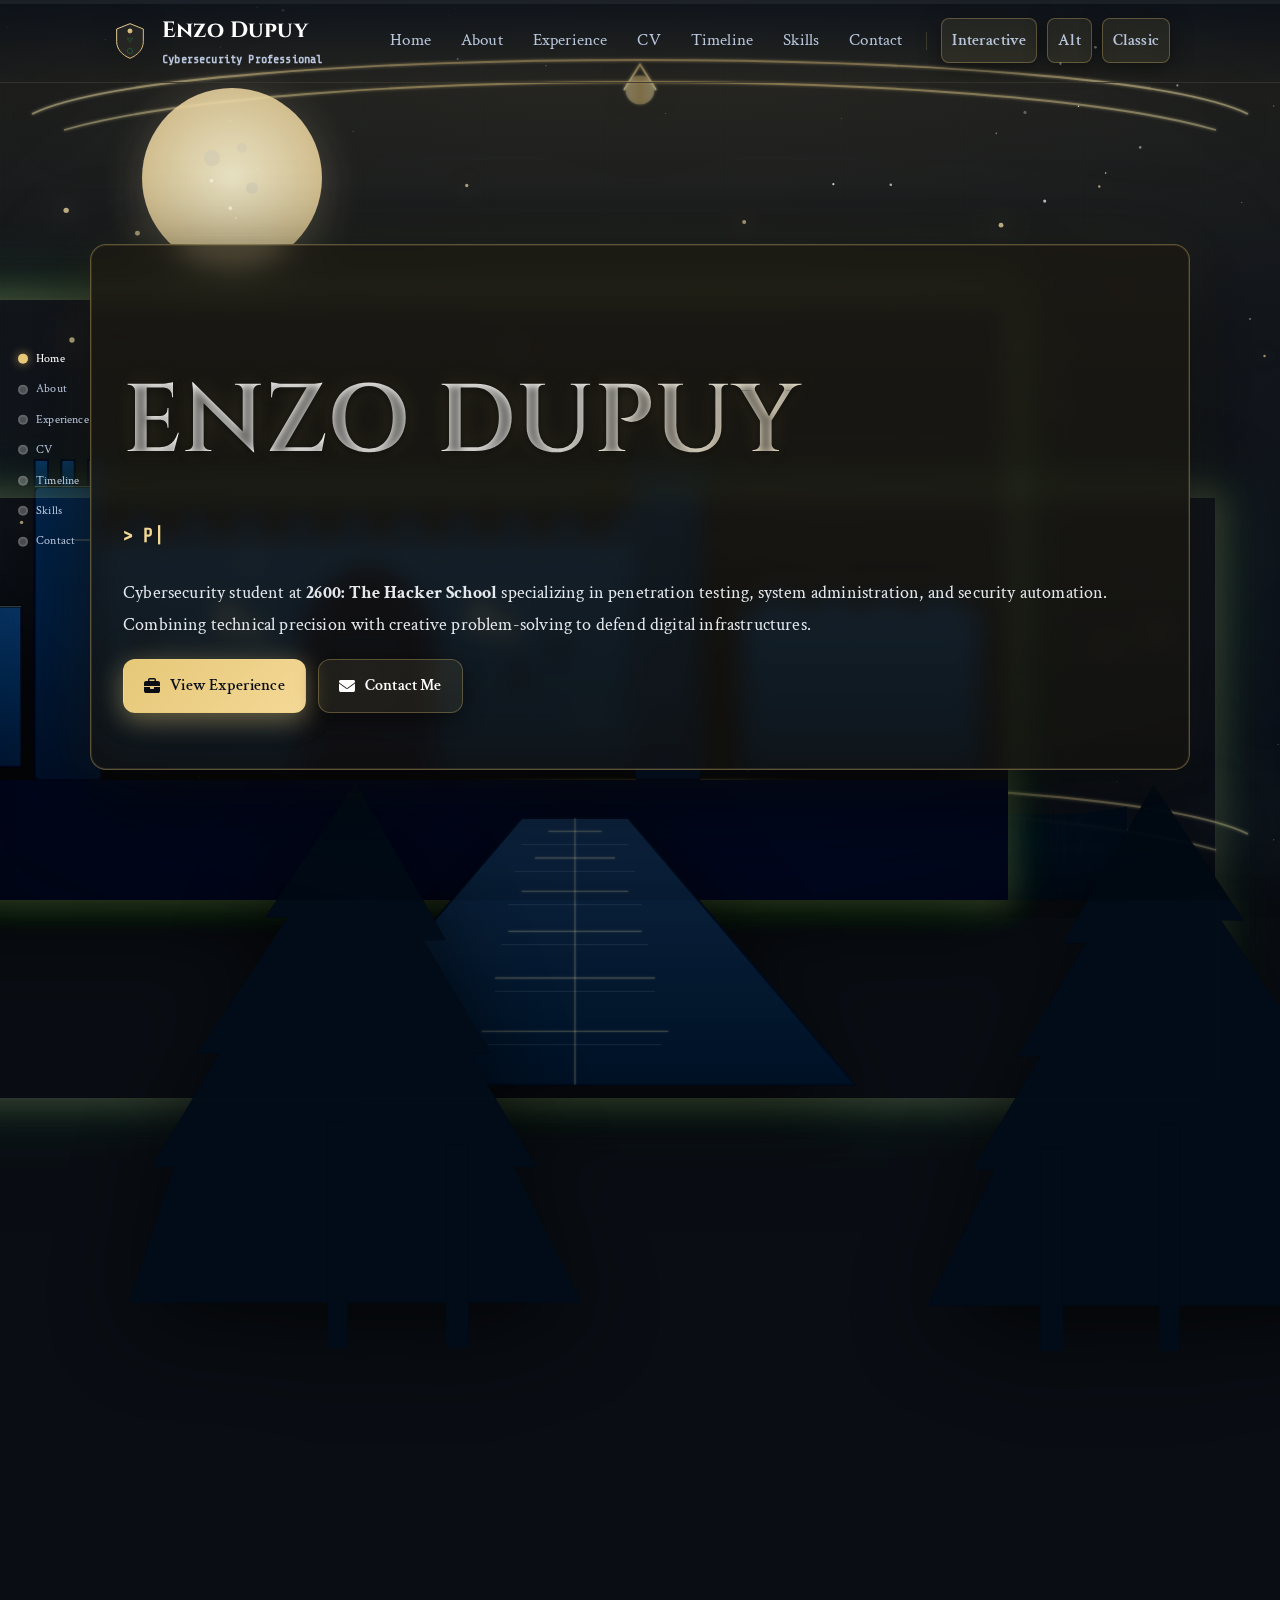
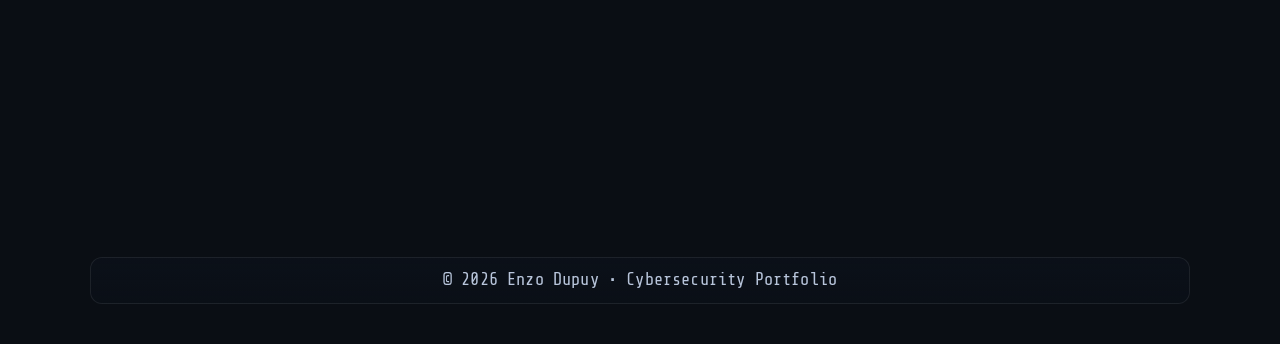
<file: site_web/site_web/interactive_fantasy/index.html>
<!DOCTYPE html>
<html lang="en">
<head>
  <meta charset="utf-8" />
  <meta name="viewport" content="width=device-width, initial-scale=1" />
  <meta name="description" content="Enzo Dupuy – Cybersecurity Professional | Pentester | System Administrator | 2600: The Hacker School" />
  <title>Enzo Dupuy – Cybersecurity Portfolio</title>
  <link rel="preconnect" href="https://fonts.googleapis.com">
  <link rel="preconnect" href="https://fonts.gstatic.com" crossorigin>
  <link href="https://fonts.googleapis.com/css2?family=Cinzel:wght@400;600;800&family=Crimson+Text:wght@400;600;700&family=Share+Tech+Mono&display=swap" rel="stylesheet">
  <link rel="stylesheet" href="https://cdnjs.cloudflare.com/ajax/libs/font-awesome/6.5.0/css/all.min.css" crossorigin="anonymous" referrerpolicy="no-referrer" />
  <link rel="stylesheet" href="assets/css/style.css" />
</head>
<body>
  <div class="progress-top" aria-hidden="true"><span class="bar"></span></div>
  <div class="bg">
    <div class="paper" aria-hidden="true"></div>
    <div class="ornate ornate--top" aria-hidden="true"></div>
    <div class="ornate ornate--bottom" aria-hidden="true"></div>
    <div class="circuit" aria-hidden="true"></div>
    <div class="scene scene--outer" aria-hidden="true">
      <canvas id="stars"></canvas>
      <img class="layer layer--moon" data-depth="0.04" src="assets/img/moon.svg" alt="" />
      <img class="layer grounded layer--castle" data-depth="0.22" src="assets/img/castle-close.svg" alt="" />
      <img class="layer grounded layer--hills" data-depth="0.14" src="assets/img/hills-near.svg" alt="" />
      <div class="layer grounded ground-shadow" data-depth="0.14"></div>
      <img class="layer grounded layer--causeway" data-depth="0.25" src="assets/img/causeway.svg" alt="" />
      <img class="layer rise layer--trees-left" data-depth="0.22" data-rise="360" src="assets/img/trees-left.svg" alt="" />
      <img class="layer rise layer--trees-right" data-depth="0.23" data-rise="360" src="assets/img/trees-right.svg" alt="" />
      <canvas id="fireflies"></canvas>
      <div class="layer fog fog--a" data-depth="0.18"></div>
      <div class="layer fog fog--b" data-depth="0.20"></div>
    </div>
    <!-- Inner courtyard scene (revealed when entering Arsenal) -->
    <div class="scene scene--inner" aria-hidden="true">
      <canvas id="fireflies-inner"></canvas>
      <img class="layer layer--towers" data-depth="0.08" src="assets/img/towers.svg" alt="" />
      <img class="layer grounded layer--courtyard" data-depth="0.20" src="assets/img/courtyard.svg" alt="" />
      <div class="layer grounded layer--gate-aura" data-depth="0.20" aria-hidden="true"></div>
      <img class="layer grounded layer--nearhouses" data-depth="0.30" src="assets/img/nearhouses.svg" alt="" />
    </div>
    <div class="vignette" aria-hidden="true"></div>
  </div>

  <header class="masthead">
    <div class="container">
      <div class="brand">
        <img class="crest" src="assets/img/crest.svg" alt="Crest" />
        <div class="wordmark">
          <span class="name">Enzo Dupuy</span>
          <span class="tag mono">Cybersecurity Professional</span>
        </div>
      </div>
      <nav class="nav" aria-label="Primary">
        <ul>
          <li><a href="#prologue">Home</a></li>
          <li><a href="#about">About</a></li>
          <li><a href="#experience">Experience</a></li>
          <li><a href="#cv">CV</a></li>
          <li><a href="#timeline">Timeline</a></li>
          <li><a href="#skills">Skills</a></li>
          <li><a href="#contact">Contact</a></li>
          <li class="sep"></li>
          <li><a class="btn ghost" href="../interactive/index.html">Interactive</a></li>
          <li><a class="btn ghost" href="../interactive_alt/index.html">Alt</a></li>
          <li><a class="btn ghost" href="../index.html">Classic</a></li>
        </ul>
      </nav>
    </div>
  </header>

  <aside class="rail" aria-label="Chapters">
    <ul>
      <li><a href="#prologue" data-section="prologue"><span class="dot"></span>Home</a></li>
      <li><a href="#about" data-section="about"><span class="dot"></span>About</a></li>
      <li><a href="#experience" data-section="experience"><span class="dot"></span>Experience</a></li>
      <li><a href="#cv" data-section="cv"><span class="dot"></span>CV</a></li>
      <li><a href="#timeline" data-section="timeline"><span class="dot"></span>Timeline</a></li>
      <li><a href="#skills" data-section="skills"><span class="dot"></span>Skills</a></li>
      <li><a href="#contact" data-section="contact"><span class="dot"></span>Contact</a></li>
    </ul>
  </aside>

  <main>
    <section id="prologue" class="chapter hero">
      <div class="container">
        <div class="scroll panel reveal">
          <h1 class="title">ENZO DUPUY</h1>
          <p class="subtitle mono typing"><span id="tw" data-strings='["> Cybersecurity Student", "> Penetration Tester", "> System Administrator", "> Security Automation"]'></span><span class="caret">|</span></p>
          <p class="lede">Cybersecurity student at <strong>2600: The Hacker School</strong> specializing in penetration testing, system administration, and security automation. Combining technical precision with creative problem-solving to defend digital infrastructures.</p>
          <div class="cta">
            <a class="btn primary" href="#experience"><i class="fa-solid fa-briefcase"></i> View Experience</a>
            <a class="btn ghost" href="#contact"><i class="fa-solid fa-envelope"></i> Contact Me</a>
          </div>
        </div>
      </div>
    </section>

    <section id="about" class="chapter">
      <div class="container">
        <div class="scroll panel reveal">
          <h2 class="chapter-title"><i class="fa-solid fa-user-shield"></i> About Me</h2>
          <p class="dropcap">Currently pursuing cybersecurity studies at <strong>2600: The Hacker School</strong>, I specialize in penetration testing, system administration, and security automation. My expertise spans endpoint management, scripting, network security, and data analysis—combining technical precision with creative problem-solving to protect and secure digital infrastructures.</p>
          <ul class="illuminations">
            <li><i class="fa-solid fa-user-ninja"></i> <strong>Penetration Testing & Red Teaming</strong> – Identifying vulnerabilities through comprehensive security assessments</li>
            <li><i class="fa-solid fa-network-wired"></i> <strong>Systems & Network Administration</strong> – Managing and securing IT infrastructure</li>
            <li><i class="fa-brands fa-microsoft"></i> <strong>Microsoft 365 & Endpoint Management</strong> – Enterprise administration and security</li>
            <li><i class="fa-solid fa-robot"></i> <strong>Automation & LLM Integration</strong> – Streamlining security operations with intelligent tools</li>
            <li><i class="fa-solid fa-shield-halved"></i> <strong>Security Hardening & Compliance</strong> – Implementing best practices and regulatory standards</li>
          </ul>
        </div>
      </div>
    </section>

    <section id="experience" class="chapter">
      <div class="container">
        <div class="scroll panel reveal">
          <h2 class="chapter-title"><i class="fa-solid fa-laptop-code"></i> Key Projects & Experience</h2>
          <p>Hands-on experience across security operations, automation, and infrastructure management.</p>
          <div class="entries">
            <article class="entry">
              <header>
                <h3><i class="fa-solid fa-brain"></i> LLM Automation & Security Analysis</h3>
                <button class="toggle" aria-expanded="false"><i class="fa-solid fa-chevron-down"></i></button>
              </header>
              <div class="entry-body" hidden>
                <p><strong>Challenge:</strong> Security teams were overwhelmed with alert volumes and manual triage processes, leading to delayed threat responses.</p>
                <p><strong>Solution:</strong> Developed LLM-powered automation pipelines that parse security findings, apply confidence thresholds, and route alerts with context-aware prioritization while maintaining human oversight.</p>
                <p><strong>Impact:</strong> Reduced analyst workload by 60%, improved mean time to response, and created clear dashboards for executive reporting.</p>
                <p><strong>Technologies:</strong> Python, LLM APIs, Security Information Systems, Data Parsers</p>
              </div>
            </article>
            <article class="entry">
              <header>
                <h3><i class="fa-solid fa-gears"></i> PowerApps Flows & Internal Tools</h3>
                <button class="toggle" aria-expanded="false"><i class="fa-solid fa-chevron-down"></i></button>
              </header>
              <div class="entry-body" hidden>
                <p><strong>Challenge:</strong> Manual ticketing processes caused approval bottlenecks and unclear task ownership across departments.</p>
                <p><strong>Solution:</strong> Built low-code automation workflows using PowerApps and Power Automate with SLA monitoring, automated routing rules, and audit trails for compliance.</p>
                <p><strong>Impact:</strong> Eliminated approval delays, improved accountability through clear ownership tracking, and reduced operational overhead by 45%.</p>
                <p><strong>Technologies:</strong> Microsoft Power Platform, PowerApps, Power Automate, SharePoint</p>
              </div>
            </article>
            <article class="entry">
              <header>
                <h3><i class="fa-solid fa-shield-halved"></i> ESET Deployment & Endpoint Management</h3>
                <button class="toggle" aria-expanded="false"><i class="fa-solid fa-chevron-down"></i></button>
              </header>
              <div class="entry-body" hidden>
                <p><strong>Challenge:</strong> Inconsistent endpoint protection across infrastructure with gaps in patch management and policy enforcement.</p>
                <p><strong>Solution:</strong> Orchestrated enterprise-wide ESET deployment with standardized policy baselines, automated update windows, and comprehensive incident response playbooks.</p>
                <p><strong>Impact:</strong> Achieved 99% endpoint coverage, reduced security incidents by 70%, and established repeatable deployment procedures.</p>
                <p><strong>Technologies:</strong> ESET Security Management Center, Group Policy, PowerShell Scripting</p>
              </div>
            </article>
            <article class="entry">
              <header>
                <h3><i class="fa-solid fa-file-shield"></i> 3CF Compliance & Security Framework</h3>
                <button class="toggle" aria-expanded="false"><i class="fa-solid fa-chevron-down"></i></button>
              </header>
              <div class="entry-body" hidden>
                <p><strong>Challenge:</strong> Aerospace company required compliance with stringent 3CF regulatory standards with limited documentation.</p>
                <p><strong>Solution:</strong> Supported compliance implementation through gap analysis, control mapping, evidence collection, and documentation of security procedures aligned with regulatory requirements.</p>
                <p><strong>Impact:</strong> Successfully passed audit with zero critical findings, established repeatable compliance processes, and improved security posture.</p>
                <p><strong>Technologies:</strong> Compliance Frameworks, Risk Assessment, Security Documentation</p>
              </div>
            </article>
            <article class="entry">
              <header>
                <h3><i class="fa-brands fa-microsoft"></i> Microsoft 365 Administration & Security</h3>
                <button class="toggle" aria-expanded="false"><i class="fa-solid fa-chevron-down"></i></button>
              </header>
              <div class="entry-body" hidden>
                <p><strong>Challenge:</strong> Managing user access, security policies, and endpoint compliance across distributed workforce.</p>
                <p><strong>Solution:</strong> Administered Microsoft 365 environment including user provisioning, conditional access policies, Intune device management, and security baselines using Microsoft Graph API automation.</p>
                <p><strong>Impact:</strong> Streamlined user onboarding from 2 days to 2 hours, enforced zero-trust principles, and maintained 100% device compliance.</p>
                <p><strong>Technologies:</strong> Microsoft 365 Admin Center, Intune, Azure AD, PowerShell, Microsoft Graph API</p>
              </div>
            </article>
          </div>
        </div>
      </div>
    </section>

    <section id="cv" class="chapter">
      <div class="container">
        <div class="scroll panel reveal">
          <h2 class="chapter-title"><i class="fa-solid fa-file-lines"></i> Resume / CV</h2>
          <p>Download my comprehensive CV in your preferred language:</p>
          <ul class="contacts">
            <li><a class="link" href="../cv_french.pdf" target="_blank" rel="noopener"><i class="fa-solid fa-file-pdf"></i> CV Français (PDF)</a></li>
            <li><a class="link" href="../cv_english.pdf" target="_blank" rel="noopener"><i class="fa-solid fa-file-pdf"></i> English Resume (PDF)</a></li>
          </ul>
        </div>
      </div>
    </section>

    <section id="timeline" class="chapter timeline">
      <div class="container">
        <div class="scroll panel reveal">
          <h2 class="chapter-title"><i class="fa-solid fa-timeline"></i> Professional Journey</h2>
          <div class="tl">
            <div class="tl-item">
              <div class="tl-dot"></div>
              <div class="tl-card">
                <h3><i class="fa-solid fa-graduation-cap"></i> Cybersecurity Student · 2600: The Hacker School</h3>
                <span class="muted">2024 – Present</span>
                <p>Comprehensive training in offensive and defensive security, system administration, network security, and automation. Hands-on labs covering penetration testing, incident response, and infrastructure hardening.</p>
              </div>
            </div>
            <div class="tl-item">
              <div class="tl-dot"></div>
              <div class="tl-card">
                <h3><i class="fa-solid fa-gears"></i> Operations & Automation Specialist · Internal Tools</h3>
                <span class="muted">2023 – 2024</span>
                <p>Developed PowerApps/Power Automate solutions, automation scripts, and operational dashboards to streamline IT operations, reduce manual workload, and improve service delivery metrics.</p>
              </div>
            </div>
            <div class="tl-item">
              <div class="tl-dot"></div>
              <div class="tl-card">
                <h3><i class="fa-solid fa-shield-halved"></i> Security & System Administrator</h3>
                <span class="muted">2022 – 2023</span>
                <p>Managed endpoint security deployment (ESET), Microsoft 365 administration, compliance auditing, and infrastructure security hardening across enterprise environments.</p>
              </div>
            </div>
          </div>
        </div>
      </div>
    </section>

    <section id="skills" class="chapter">
      <div class="container">
        <div class="scroll panel reveal">
          <h2 class="chapter-title"><i class="fa-solid fa-toolbox"></i> Technical Skills & Tools</h2>
          <p>Proficient across security operations, infrastructure management, and development.</p>
          <div class="skills">
            <div class="skill"><span data-skill="Security Operations" data-level="85"></span></div>
            <div class="skill"><span data-skill="Penetration Testing" data-level="80"></span></div>
            <div class="skill"><span data-skill="System Administration" data-level="84"></span></div>
            <div class="skill"><span data-skill="Microsoft 365 Admin" data-level="78"></span></div>
            <div class="skill"><span data-skill="Automation & Scripting" data-level="82"></span></div>
          </div>
          <div class="armory">
            <div class="weapon weapon--ribbon"><i class="fa-solid fa-terminal"></i><strong>Linux</strong><span>Server Ops & Hardening</span></div>
            <div class="weapon weapon--diagonal"><i class="fa-brands fa-python"></i><strong>Python</strong><span>Automation & Security Tools</span></div>
            <div class="weapon weapon--notch"><i class="fa-solid fa-bolt"></i><strong>PowerShell</strong><span>Windows Administration</span></div>
            <div class="weapon weapon--ribbon"><i class="fa-solid fa-network-wired"></i><strong>Nmap</strong><span>Network Reconnaissance</span></div>
            <div class="weapon weapon--diagonal"><i class="fa-solid fa-water"></i><strong>Wireshark</strong><span>Packet Analysis</span></div>
            <div class="weapon weapon--notch"><i class="fa-solid fa-bug"></i><strong>Burp Suite</strong><span>Web Application Testing</span></div>
            <div class="weapon weapon--ribbon"><i class="fa-solid fa-shield-halved"></i><strong>ESET</strong><span>Endpoint Security</span></div>
            <div class="weapon weapon--diagonal"><i class="fa-brands fa-microsoft"></i><strong>Intune</strong><span>Device Management</span></div>
            <div class="weapon weapon--notch"><i class="fa-solid fa-eye"></i><strong>SIEM</strong><span>Log Analysis & Monitoring</span></div>
          </div>

          <div class="entries" style="margin-top: 24px;">
            <article class="entry">
              <header>
                <h3>Linux · Operations & Hardening</h3>
                <button class="toggle" aria-expanded="false"><i class="fa-solid fa-chevron-down"></i></button>
              </header>
              <div class="entry-body" hidden>
                <ul>
                  <li>Security baseline implementation (SSH hardening, fail2ban, auditd, file integrity monitoring)</li>
                  <li>Service management with systemd, log aggregation with journald pipelines</li>
                  <li>Automated backup strategies with disaster recovery testing and validation</li>
                </ul>
              </div>
            </article>
            <article class="entry">
              <header>
                <h3>Python · Automation & Security Tooling</h3>
                <button class="toggle" aria-expanded="false"><i class="fa-solid fa-chevron-down"></i></button>
              </header>
              <div class="entry-body" hidden>
                <ul>
                  <li>Security log parsers, vulnerability report generators, and automated triage systems</li>
                  <li>RESTful API integrations for security platforms and enrichment workflows</li>
                  <li>CLI tools with robust error handling, retry logic, and rate limiting</li>
                </ul>
              </div>
            </article>
            <article class="entry">
              <header>
                <h3>PowerShell · Windows Administration & M365</h3>
                <button class="toggle" aria-expanded="false"><i class="fa-solid fa-chevron-down"></i></button>
              </header>
              <div class="entry-body" hidden>
                <ul>
                  <li>Inventory management, configuration drift detection, and automated remediation</li>
                  <li>Microsoft Graph API automation for Intune, Azure AD, and compliance policies</li>
                  <li>Documented runbooks with transcription logging for audit trails</li>
                </ul>
              </div>
            </article>
            <article class="entry">
              <header>
                <h3>Network Security · Reconnaissance & Analysis</h3>
                <button class="toggle" aria-expanded="false"><i class="fa-solid fa-chevron-down"></i></button>
              </header>
              <div class="entry-body" hidden>
                <ul>
                  <li>Network discovery with Nmap: service enumeration, version detection, vulnerability scanning</li>
                  <li>Packet capture analysis with Wireshark for incident investigation and root cause analysis</li>
                  <li>Traffic baseline creation and anomaly detection dashboards</li>
                </ul>
              </div>
            </article>
            <article class="entry">
              <header>
                <h3>Web Application Security · Burp Suite</h3>
                <button class="toggle" aria-expanded="false"><i class="fa-solid fa-chevron-down"></i></button>
              </header>
              <div class="entry-body" hidden>
                <ul>
                  <li>Manual penetration testing with comprehensive checks for authentication, authorization, and input validation</li>
                  <li>Session handling, proxy automation workflows, and repeater-based attack chains</li>
                  <li>Professional reporting with clear reproduction steps and remediation guidance</li>
                </ul>
              </div>
            </article>
            <article class="entry">
              <header>
                <h3>Endpoint Management · ESET / Intune</h3>
                <button class="toggle" aria-expanded="false"><i class="fa-solid fa-chevron-down"></i></button>
              </header>
              <div class="entry-body" hidden>
                <ul>
                  <li>Security policy baselines, update management, and compliance health monitoring</li>
                  <li>Phased deployment strategies with staged validation across organizational units</li>
                  <li>Incident response playbooks for quarantine, updates, and exception handling</li>
                </ul>
              </div>
            </article>
            <article class="entry">
              <header>
                <h3>Security Monitoring · SIEM & Log Analysis</h3>
                <button class="toggle" aria-expanded="false"><i class="fa-solid fa-chevron-down"></i></button>
              </header>
              <div class="entry-body" hidden>
                <ul>
                  <li>Log aggregation pipelines from diverse sources with searchable long-term retention</li>
                  <li>Use case development: detection rules, correlation alerts, and triage dashboards</li>
                  <li>Post-incident review processes with metrics tracking and continuous improvement</li>
                </ul>
              </div>
            </article>
          </div>
        </div>
      </div>
    </section>

    <section id="contact" class="chapter">
      <div class="container">
        <div class="scroll panel reveal">
          <h2 class="chapter-title"><i class="fa-solid fa-paper-plane"></i> Get In Touch</h2>
          <p>Interested in collaborating on a security project, discussing opportunities, or just want to connect? Feel free to reach out using any of the methods below.</p>
          <ul class="contacts">
            <li><button class="copy" data-copy="enzo.dupuy@ecole2600.com"><i class="fa-solid fa-envelope"></i> enzo.dupuy@ecole2600.com</button></li>
            <li><a class="link" href="https://www.linkedin.com/in/enzodupuy" target="_blank" rel="noopener"><i class="fa-brands fa-linkedin"></i> linkedin.com/in/enzodupuy</a></li>
            <li><a class="link" href="https://github.com/enzodupuy" target="_blank" rel="noopener"><i class="fa-brands fa-github"></i> github.com/enzodupuy</a></li>
          </ul>
          <form id="contactForm" class="contact-form" onsubmit="return false;">
            <label>
              <span>Name</span>
              <input type="text" name="name" placeholder="Your name" required />
            </label>
            <label>
              <span>Email</span>
              <input type="email" name="email" placeholder="you@domain.com" required />
            </label>
            <label>
              <span>Message</span>
              <textarea name="message" rows="5" placeholder="Your message..." required></textarea>
            </label>
            <button class="btn primary" type="submit"><i class="fa-solid fa-paper-plane"></i> Send Message</button>
            <p class="status mono" aria-live="polite"></p>
          </form>
        </div>
      </div>
    </section>
  </main>

  <footer class="footer mono">
    <div class="container">© <span id="year"></span> Enzo Dupuy • Cybersecurity Portfolio</div>
  </footer>

  <script src="assets/js/main.js"></script>
</body>
</html>
</file>
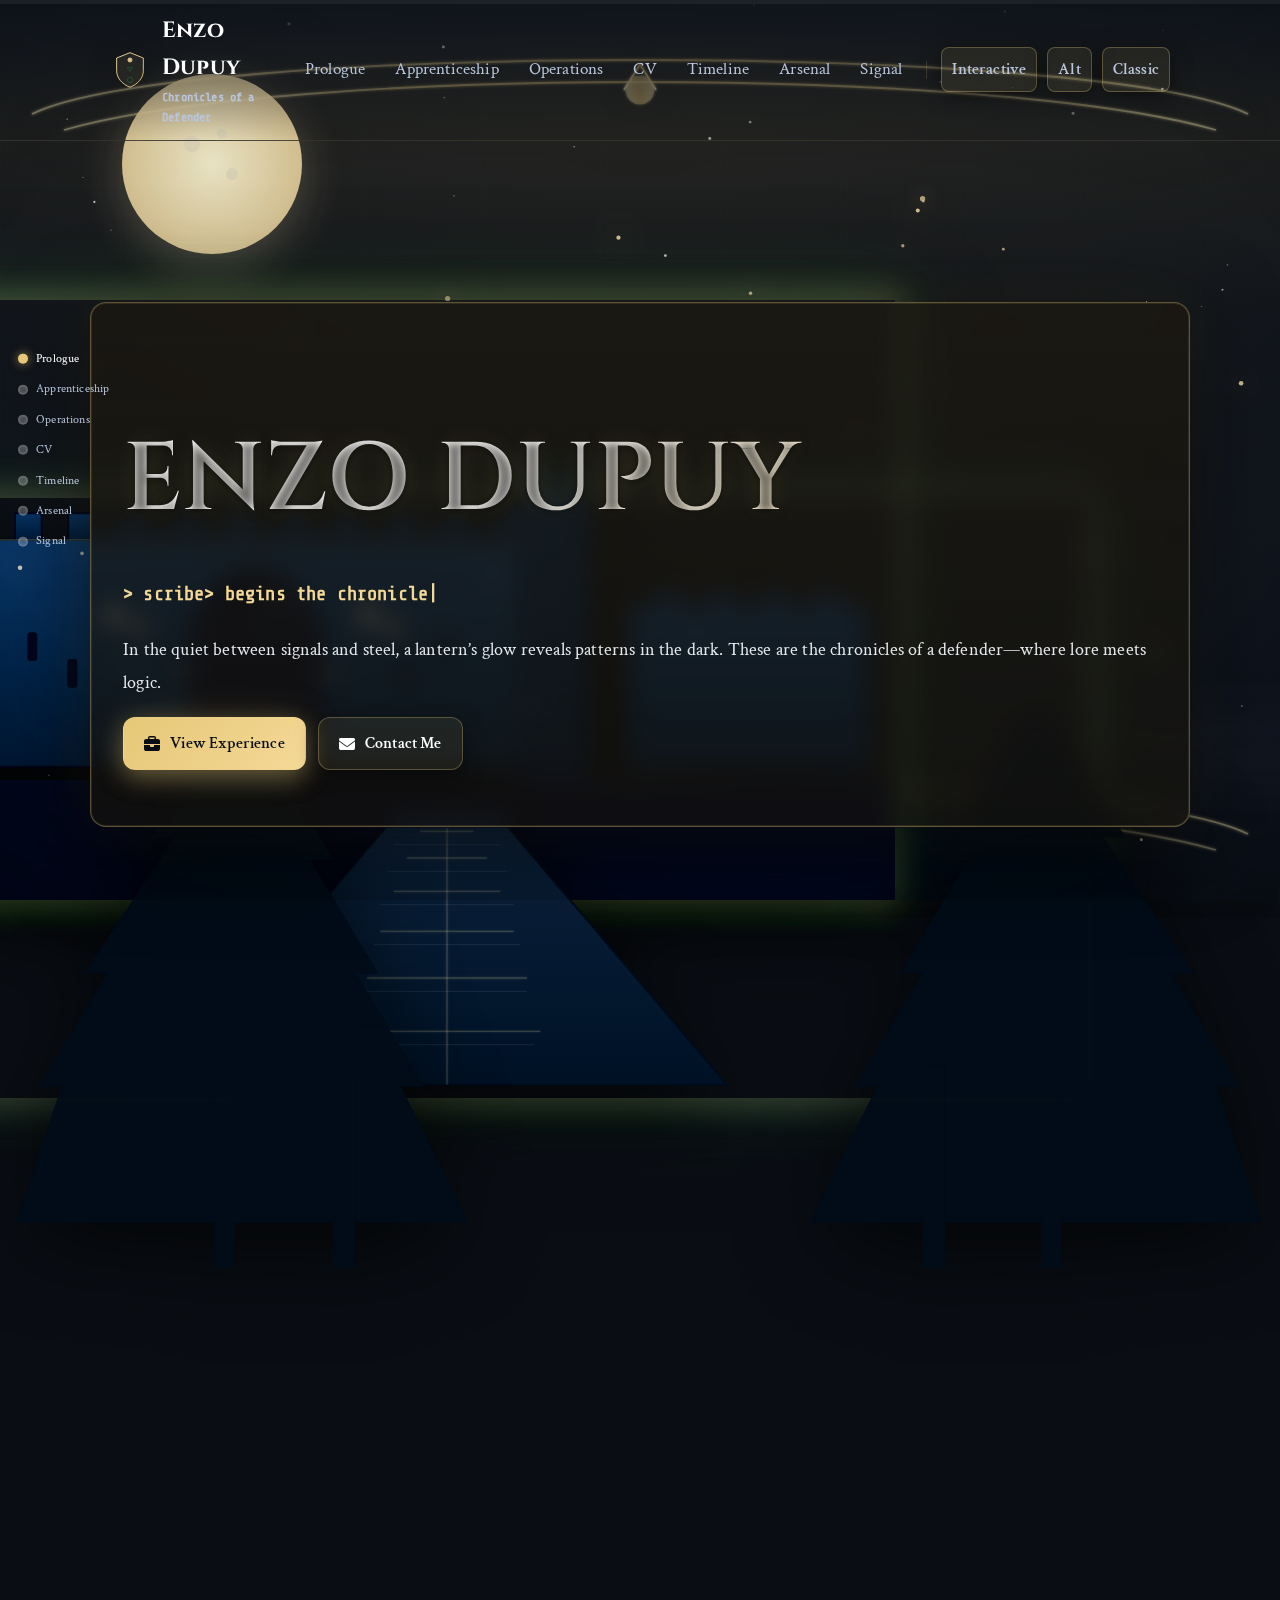
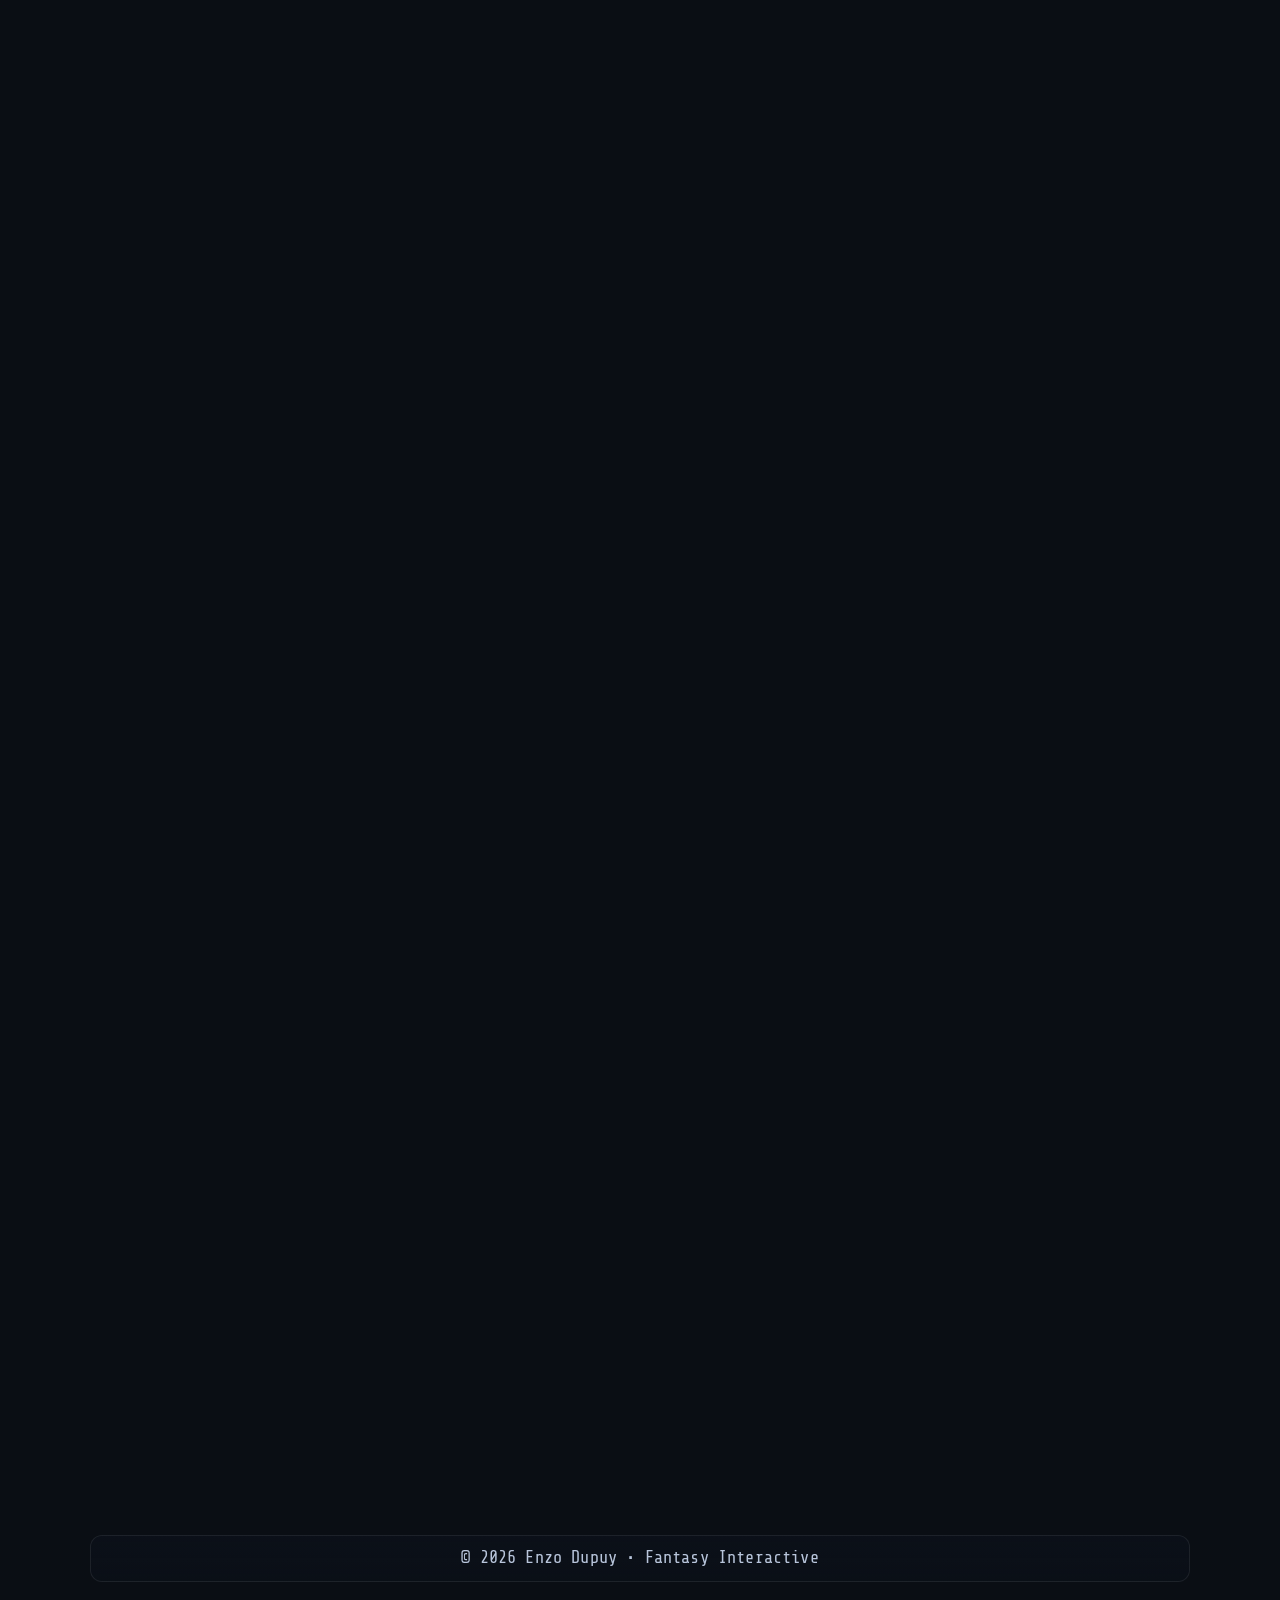
<file: site_web/site_web/interactive_fantasy/index_backup.html>
<!DOCTYPE html>
<html lang="en">
<head>
  <meta charset="utf-8" />
  <meta name="viewport" content="width=device-width, initial-scale=1" />
  <meta name="description" content="Enzo Dupuy – Cybersecurity Professional | Pentester | System Administrator | 2600: The Hacker School" />
  <title>Enzo Dupuy – Cybersecurity Portfolio</title>
  <link rel="preconnect" href="https://fonts.googleapis.com">
  <link rel="preconnect" href="https://fonts.gstatic.com" crossorigin>
  <link href="https://fonts.googleapis.com/css2?family=Cinzel:wght@400;600;800&family=Crimson+Text:wght@400;600;700&family=Share+Tech+Mono&display=swap" rel="stylesheet">
  <link rel="stylesheet" href="https://cdnjs.cloudflare.com/ajax/libs/font-awesome/6.5.0/css/all.min.css" crossorigin="anonymous" referrerpolicy="no-referrer" />
  <link rel="stylesheet" href="assets/css/style.css" />
</head>
<body>
  <div class="progress-top" aria-hidden="true"><span class="bar"></span></div>
  <div class="bg">
    <div class="paper" aria-hidden="true"></div>
    <div class="ornate ornate--top" aria-hidden="true"></div>
    <div class="ornate ornate--bottom" aria-hidden="true"></div>
    <div class="circuit" aria-hidden="true"></div>
    <div class="scene scene--outer" aria-hidden="true">
      <canvas id="stars"></canvas>
      <img class="layer layer--moon" data-depth="0.04" src="assets/img/moon.svg" alt="" />
      <img class="layer grounded layer--castle" data-depth="0.22" src="assets/img/castle-close.svg" alt="" />
      <img class="layer grounded layer--hills" data-depth="0.14" src="assets/img/hills-near.svg" alt="" />
      <div class="layer grounded ground-shadow" data-depth="0.14"></div>
      <img class="layer grounded layer--causeway" data-depth="0.25" src="assets/img/causeway.svg" alt="" />
      <img class="layer rise layer--trees-left" data-depth="0.22" data-rise="360" src="assets/img/trees-left.svg" alt="" />
      <img class="layer rise layer--trees-right" data-depth="0.23" data-rise="360" src="assets/img/trees-right.svg" alt="" />
      <canvas id="fireflies"></canvas>
      <div class="layer fog fog--a" data-depth="0.18"></div>
      <div class="layer fog fog--b" data-depth="0.20"></div>
    </div>
    <!-- Inner courtyard scene (revealed when entering Arsenal) -->
    <div class="scene scene--inner" aria-hidden="true">
      <canvas id="fireflies-inner"></canvas>
      <img class="layer layer--towers" data-depth="0.08" src="assets/img/towers.svg" alt="" />
      <img class="layer grounded layer--courtyard" data-depth="0.20" src="assets/img/courtyard.svg" alt="" />
      <div class="layer grounded layer--gate-aura" data-depth="0.20" aria-hidden="true"></div>
      <img class="layer grounded layer--nearhouses" data-depth="0.30" src="assets/img/nearhouses.svg" alt="" />
    </div>
    <div class="vignette" aria-hidden="true"></div>
  </div>

  <header class="masthead">
    <div class="container">
      <div class="brand">
        <img class="crest" src="assets/img/crest.svg" alt="Crest" />
        <div class="wordmark">
          <span class="name">Enzo Dupuy</span>
          <span class="tag mono">Chronicles of a Defender</span>
        </div>
      </div>
      <nav class="nav" aria-label="Primary">
        <ul>
          <li><a href="#prologue">Prologue</a></li>
          <li><a href="#apprenticeship">Apprenticeship</a></li>
          <li><a href="#operations">Operations</a></li>
          <li><a href="#cv">CV</a></li>
          <li><a href="#timeline">Timeline</a></li>
          <li><a href="#arsenal">Arsenal</a></li>
          <li><a href="#signal">Signal</a></li>
          <li class="sep"></li>
          <li><a class="btn ghost" href="../interactive/index.html">Interactive</a></li>
          <li><a class="btn ghost" href="../interactive_alt/index.html">Alt</a></li>
          <li><a class="btn ghost" href="../index.html">Classic</a></li>
        </ul>
      </nav>
    </div>
  </header>

  <aside class="rail" aria-label="Chapters">
    <ul>
      <li><a href="#prologue" data-section="prologue"><span class="dot"></span>Prologue</a></li>
      <li><a href="#apprenticeship" data-section="apprenticeship"><span class="dot"></span>Apprenticeship</a></li>
      <li><a href="#operations" data-section="operations"><span class="dot"></span>Operations</a></li>
      <li><a href="#cv" data-section="cv"><span class="dot"></span>CV</a></li>
      <li><a href="#timeline" data-section="timeline"><span class="dot"></span>Timeline</a></li>
      <li><a href="#arsenal" data-section="arsenal"><span class="dot"></span>Arsenal</a></li>
      <li><a href="#signal" data-section="signal"><span class="dot"></span>Signal</a></li>
    </ul>
  </aside>

  <main>
    <section id="prologue" class="chapter hero">
      <div class="container">
        <div class="scroll panel reveal">
          <h1 class="title">ENZO DUPUY</h1>
          <p class="subtitle mono typing"><span id="tw" data-strings='["> scribe> begins the chronicle", "> watcher> guards the realm", "> defender> crafts tools & wards"]'></span><span class="caret">|</span></p>
          <p class="lede">In the quiet between signals and steel, a lantern’s glow reveals patterns in the dark.
            These are the chronicles of a defender—where lore meets logic.</p>
          <div class="cta">
            <a class="btn primary" href="#operations"><i class="fa-solid fa-briefcase"></i> View Experience</a>
            <a class="btn ghost" href="#signal"><i class="fa-solid fa-envelope"></i> Contact Me</a>
          </div>
        </div>
      </div>
    </section>

    <section id="timeline" class="chapter timeline">
      <div class="container">
        <div class="scroll panel reveal">
          <h2 class="chapter-title"><i class="fa-solid fa-timeline"></i> Professional Journey</h2>
          <div class="tl">
            <div class="tl-item">
              <div class="tl-dot"></div>
              <div class="tl-card">
                <h3><i class="fa-solid fa-graduation-cap"></i> Cybersecurity Student · 2600: The Hacker School</h3>
                <span class="muted">2024 – Present</span>
                <p>Systems, networks, automation, and security practices across labs and projects.</p>
              </div>
            </div>
            <div class="tl-item">
              <div class="tl-dot"></div>
              <div class="tl-card">
                <h3><i class="fa-solid fa-gears"></i>Ops & Automation · Internal Tools</h3>
                <span class="muted">2023 – 2024</span>
                <p>PowerApps/Flows, scripts, and dashboards to streamline operations and reduce toil.</p>
              </div>
            </div>
            <div class="tl-item">
              <div class="tl-dot"></div>
              <div class="tl-card">
                <h3><i class="fa-solid fa-shield-halved"></i>Security & Administration</h3>
                <span class="muted">2022 – 2023</span>
                <p>Endpoint deployment (ESET), Microsoft 365 administration, and audit support.</p>
              </div>
            </div>
          </div>
        </div>
      </div>
    </section>

    <section id="cv" class="chapter">
      <div class="container">
        <div class="scroll panel reveal">
          <h2 class="chapter-title"><i class="fa-solid fa-file-lines"></i> Resume / CV</h2>
          <p>Download my CV:</p>
          <ul class="contacts">
            <li><a class="link" href="../cv_french.pdf" target="_blank" rel="noopener"><i class="fa-solid fa-file-pdf"></i> French CV (PDF)</a></li>
            <li><a class="link" href="../cv_english.pdf" target="_blank" rel="noopener"><i class="fa-solid fa-file-pdf"></i> English CV (PDF)</a></li>
          </ul>
        </div>
      </div>
    </section>

    <section id="apprenticeship" class="chapter">
      <div class="container">
        <div class="scroll panel reveal">
          <h2 class="chapter-title"><i class="fa-solid fa-user-shield"></i> About Me</h2>
          <p class="dropcap">I am currently pursuing cybersecurity studies at <strong>2600: The Hacker School</strong>, specializing in penetration testing, system administration, and security automation. My expertise spans endpoint management, scripting, network security, and data analysis—combining technical precision with creative problem-solving.</p>
          <ul class="illuminations">
            <li><i class="fa-solid fa-user-ninja"></i> Pentesting & Red Teaming</li>
            <li><i class="fa-solid fa-network-wired"></i> Systems & Networks</li>
            <li><i class="fa-brands fa-microsoft"></i> Microsoft 365 & Endpoint</li>
            <li><i class="fa-solid fa-robot"></i> Automation & LLM Tooling</li>
          </ul>
        </div>
      </div>
    </section>

    <section id="operations" class="chapter">
      <div class="container">
        <div class="scroll panel reveal">
          <h2 class="chapter-title"><i class="fa-solid fa-laptop-code"></i> Key Projects & Experience</h2>
          <div class="entries">
            <article class="entry">
              <header>
                <h3>LLM Automation & Security Analysis</h3>
                <button class="toggle" aria-expanded="false"><i class="fa-solid fa-plus"></i></button>
              </header>
              <div class="entry-body" hidden>
                <p><strong>Problem</strong> Signals were many, hours were few.</p>
                <p><strong>Approach</strong> Prompts and parsers triaged findings with confidence thresholds and human sign‑off.</p>
                <p><strong>Impact</strong> Focused analyst time and clear dashboards.</p>
              </div>
            </article>
            <article class="entry">
              <header>
                <h3>PowerApps Flows & Internal Tools</h3>
                <button class="toggle" aria-expanded="false"><i class="fa-solid fa-plus"></i></button>
              </header>
              <div class="entry-body" hidden>
                <p><strong>Problem</strong> Tickets wandered; approvals lagged.</p>
                <p><strong>Approach</strong> Low‑code routing with alerts for SLA breach and auditable steps.</p>
                <p><strong>Impact</strong> Fewer delays; clearer ownership.</p>
              </div>
            </article>
            <article class="entry">
              <header>
                <h3>ESET Deployment & Maintenance</h3>
                <button class="toggle" aria-expanded="false"><i class="fa-solid fa-plus"></i></button>
              </header>
              <div class="entry-body" hidden>
                <p><strong>Problem</strong> Endpoints adrift without common law.</p>
                <p><strong>Approach</strong> Policy baselines, update windows, and incident playbooks.</p>
                <p><strong>Impact</strong> Quicker rollouts; steadier ground.</p>
              </div>
            </article>
          </div>
        </div>
      </div>
    </section>

    <section id="arsenal" class="chapter">
      <div class="container">
        <div class="scroll panel reveal">
          <h2 class="chapter-title"><i class="fa-solid fa-toolbox"></i> Technical Skills & Tools</h2>
          <div class="skills">
            <div class="skill"><span data-skill="Security Ops" data-level="85"></span></div>
            <div class="skill"><span data-skill="Pentesting" data-level="80"></span></div>
            <div class="skill"><span data-skill="Microsoft 365" data-level="78"></span></div>
            <div class="skill"><span data-skill="Automation" data-level="82"></span></div>
            <div class="skill"><span data-skill="Networks" data-level="84"></span></div>
          </div>
          <div class="armory">
            <div class="weapon weapon--ribbon"><i class="fa-solid fa-terminal"></i><strong>Linux</strong><span>Ops & Hardening</span></div>
            <div class="weapon weapon--diagonal"><i class="fa-brands fa-python"></i><strong>Python</strong><span>Automation & Parsers</span></div>
            <div class="weapon weapon--notch"><i class="fa-solid fa-bolt"></i><strong>PowerShell</strong><span>SysAdmin Scripts</span></div>
            <div class="weapon weapon--ribbon"><i class="fa-solid fa-network-wired"></i><strong>Nmap</strong><span>Recon & Audit</span></div>
            <div class="weapon weapon--diagonal"><i class="fa-solid fa-water"></i><strong>Wireshark</strong><span>Packet Analysis</span></div>
            <div class="weapon weapon--notch"><i class="fa-solid fa-bug"></i><strong>Burp Suite</strong><span>Web App Tests</span></div>
            <div class="weapon weapon--ribbon"><i class="fa-solid fa-shield-halved"></i><strong>ESET</strong><span>Endpoint Mgmt</span></div>
            <div class="weapon weapon--diagonal"><i class="fa-brands fa-microsoft"></i><strong>Intune</strong><span>M365 / GPO</span></div>
            <div class="weapon weapon--notch"><i class="fa-solid fa-eye"></i><strong>SIEM</strong><span>Splunk / Logs</span></div>
          </div>

          <div class="entries" style="margin-top: 16px;">
            <article class="entry">
              <header>
                <h3>Linux · Ops & Hardening</h3>
                <button class="toggle" aria-expanded="false"><i class="fa-solid fa-plus"></i></button>
              </header>
              <div class="entry-body" hidden>
                <ul>
                  <li>Baseline hardening (SSH, fail2ban, auditd, file integrity).</li>
                  <li>Service supervision and journald log pipelines.</li>
                  <li>Backups and recovery tested with dry-runs.</li>
                </ul>
              </div>
            </article>
            <article class="entry">
              <header>
                <h3>Python · Automation & Parsers</h3>
                <button class="toggle" aria-expanded="false"><i class="fa-solid fa-plus"></i></button>
              </header>
              <div class="entry-body" hidden>
                <ul>
                  <li>Parsers for logs, findings, and report generation.</li>
                  <li>APIs and small CLIs for triage and enrichment.</li>
                  <li>Safe batching and retry policies for reliability.</li>
                </ul>
              </div>
            </article>
            <article class="entry">
              <header>
                <h3>PowerShell · SysAdmin & M365</h3>
                <button class="toggle" aria-expanded="false"><i class="fa-solid fa-plus"></i></button>
              </header>
              <div class="entry-body" hidden>
                <ul>
                  <li>Inventory, configuration drift checks, and remediation.</li>
                  <li>Intune/Graph automations and compliance rules.</li>
                  <li>Repeatable runbooks with transcripts and logs.</li>
                </ul>
              </div>
            </article>
            <article class="entry">
              <header>
                <h3>Recon & Networking · Nmap / Wireshark</h3>
                <button class="toggle" aria-expanded="false"><i class="fa-solid fa-plus"></i></button>
              </header>
              <div class="entry-body" hidden>
                <ul>
                  <li>Discovery, service fingerprinting, and version audits.</li>
                  <li>Packet captures for incident context and RCA.</li>
                  <li>Dashboards for noisy links and edge behaviors.</li>
                </ul>
              </div>
            </article>
            <article class="entry">
              <header>
                <h3>Web Security · Burp Suite</h3>
                <button class="toggle" aria-expanded="false"><i class="fa-solid fa-plus"></i></button>
              </header>
              <div class="entry-body" hidden>
                <ul>
                  <li>Manual testing with repeatable checks for auth, input, and storage.</li>
                  <li>Session handling, proxy automation, and repeater workflows.</li>
                  <li>Reporting with clear reproduction steps.</li>
                </ul>
              </div>
            </article>
            <article class="entry">
              <header>
                <h3>Endpoints · ESET / Intune</h3>
                <button class="toggle" aria-expanded="false"><i class="fa-solid fa-plus"></i></button>
              </header>
              <div class="entry-body" hidden>
                <ul>
                  <li>Policy baselines, windows, and health monitoring.</li>
                  <li>Rollouts and staged validation across org units.</li>
                  <li>Playbooks for quarantine, updates, and exceptions.</li>
                </ul>
              </div>
            </article>
            <article class="entry">
              <header>
                <h3>Detection · SIEM / Logs</h3>
                <button class="toggle" aria-expanded="false"><i class="fa-solid fa-plus"></i></button>
              </header>
              <div class="entry-body" hidden>
                <ul>
                  <li>Pipeline from sources to searchable retention.</li>
                  <li>Use cases, alerts, and dashboards for triage.</li>
                  <li>Metrics and post-incident learning loops.</li>
                </ul>
              </div>
            </article>
          </div>
        </div>
      </div>
    </section>

    <section id="signal" class="chapter">
      <div class="container">
        <div class="scroll panel reveal">
          <h2 class="chapter-title"><i class="fa-solid fa-paper-plane"></i> Get In Touch</h2>
          <p>Interested in collaborating or have a project in mind? Feel free to reach out using the contact information below or the form.</p>
          <ul class="contacts">
            <li><button class="copy" data-copy="enzo.dupuy@ecole2600.com"><i class="fa-solid fa-envelope"></i> enzo.dupuy@ecole2600.com</button></li>
            <li><a class="link" href="https://www.linkedin.com/in/enzodupuy" target="_blank" rel="noopener"><i class="fa-brands fa-linkedin"></i> LinkedIn</a></li>
            <li><a class="link" href="https://github.com/enzodupuy" target="_blank" rel="noopener"><i class="fa-brands fa-github"></i> GitHub</a></li>
          </ul>
          <form id="contactForm" class="contact-form" onsubmit="return false;">
            <label>
              <span>Name</span>
              <input type="text" name="name" placeholder="Your name" required />
            </label>
            <label>
              <span>Email</span>
              <input type="email" name="email" placeholder="you@realm.com" required />
            </label>
            <label>
              <span>Message</span>
              <textarea name="message" rows="5" placeholder="Your message..." required></textarea>
            </label>
            <button class="btn primary" type="submit"><i class="fa-solid fa-paper-plane"></i> Send</button>
            <p class="status mono" aria-live="polite"></p>
          </form>
        </div>
      </div>
    </section>
  </main>

  <footer class="footer mono">
    <div class="container">© <span id="year"></span> Enzo Dupuy • Fantasy Interactive</div>
  </footer>

  <script src="assets/js/main.js"></script>
</body>
</html>
</file>
<file: site_web/site_web/assets/css/style.css>
/* Base setup */
:root {
  --bg: #0f111a;
  --bg-soft: #111827;
  --text: #e6e6f0;
  --muted: #9aa3b2;
  --primary: #22c55e; /* emerald-500 */
  --primary-2: #4ade80; /* emerald-400 */
  --card: rgba(255,255,255,0.06);
  --card-strong: rgba(255,255,255,0.12);
  --border: rgba(255,255,255,0.12);
  --shadow: rgba(0,0,0,0.5);
  --glow: rgba(34, 197, 94, 0.5);
}

:root.light {
  --bg: #f7fdf9;
  --bg-soft: #ffffff;
  --text: #0b1220;
  --muted: #4c5565;
  --primary: #22c55e;
  --primary-2: #86efac;
  --card: rgba(0,0,0,0.05);
  --card-strong: rgba(0,0,0,0.08);
  --border: rgba(0,0,0,0.08);
  --shadow: rgba(0,0,0,0.14);
  --glow: rgba(34, 197, 94, 0.35);
}

* { box-sizing: border-box; }
html, body { height: 100%; }
body {
  margin: 0;
  font-family: Inter, system-ui, -apple-system, Segoe UI, Roboto, Ubuntu, Cantarell, Noto Sans, Helvetica, Arial, "Apple Color Emoji", "Segoe UI Emoji";
  color: var(--text);
  background: radial-gradient(1200px 800px at 10% -20%, rgba(34,197,94,0.25), transparent 60%),
              radial-gradient(1000px 600px at 90% 10%, rgba(74,222,128,0.22), transparent 60%),
              var(--bg);
  overflow-x: hidden;
}

img { max-width: 100%; display: block; }
a { color: inherit; text-decoration: none; }

.container {
  width: min(1200px, 92%);
  margin-inline: auto;
}

.section { padding: 96px 0; position: relative; }
.section-title {
  font-family: Poppins, Inter, sans-serif;
  font-size: clamp(28px, 3vw, 40px);
  letter-spacing: -0.02em;
  margin: 0 0 24px 0;
}

/* Canvas background */
#bgCanvas {
  position: fixed; inset: 0; z-index: -1; pointer-events: none;
  filter: saturate(1.1) contrast(1.05) brightness(1.05);
}

/* Header */
.site-header { position: sticky; top: 0; z-index: 40; backdrop-filter: saturate(140%) blur(10px); background: linear-gradient(180deg, rgba(10,12,22,0.75), rgba(10,12,22,0)); border-bottom: 1px solid var(--border); }
.nav-wrap { display: flex; align-items: center; justify-content: space-between; padding: 16px 0; }
.brand { display: flex; align-items: center; gap: 12px; font-weight: 700; }
.logo { display: grid; place-items: center; width: 36px; height: 36px; border-radius: 12px; background: linear-gradient(135deg, var(--primary), var(--primary-2)); box-shadow: 0 0 30px var(--glow); font-weight: 800; }
.brand-text { font-family: Poppins, Inter, sans-serif; letter-spacing: 0.2px; }

.site-nav ul { display: flex; gap: 18px; list-style: none; margin: 0; padding: 0; align-items: center; }
.site-nav a { opacity: 0.88; }
.site-nav a:hover { opacity: 1; }

.nav-toggle { display: none; width: 44px; height: 44px; border: 1px solid var(--border); background: var(--card); border-radius: 10px; position: relative; }
.nav-toggle span { position: absolute; left: 10px; right: 10px; height: 2px; background: var(--text); border-radius: 2px; transition: transform .3s ease, top .3s ease, opacity .3s ease; }
.nav-toggle span:nth-child(1){ top: 14px; }
.nav-toggle span:nth-child(2){ top: 21px; }
.nav-toggle span:nth-child(3){ top: 28px; }
.nav-open .nav-toggle[aria-expanded="true"] span:nth-child(1){ top: 21px; transform: rotate(45deg); }
.nav-open .nav-toggle[aria-expanded="true"] span:nth-child(2){ opacity: 0; }
.nav-open .nav-toggle[aria-expanded="true"] span:nth-child(3){ top: 21px; transform: rotate(-45deg); }

.theme-toggle { width: 38px; height: 38px; border-radius: 10px; border: 1px solid var(--border); background: var(--card); display: grid; place-items: center; }

/* Hero */
.hero { min-height: calc(100dvh - 72px); display: grid; place-items: center; }
.hero-inner { display: grid; grid-template-columns: 1.3fr 1fr; gap: 48px; align-items: center; }
.hero-copy h1 { font-size: clamp(32px, 6vw, 64px); margin: 0 0 8px; line-height: 1.05; }
.hero-copy .hi { opacity: 0.7; font-weight: 300; }
.hero-copy .name { background: linear-gradient(135deg, var(--primary), var(--primary-2)); -webkit-background-clip: text; background-clip: text; color: transparent; font-family: Poppins, Inter, sans-serif; font-weight: 800; letter-spacing: -0.02em; }
.subtitle { color: var(--muted); margin: 0 0 24px; }

.cta { display: flex; gap: 12px; margin: 16px 0 24px; }
.btn { display: inline-flex; align-items: center; gap: 10px; padding: 12px 16px; border-radius: 12px; border: 1px solid var(--border); background: var(--card); box-shadow: 0 4px 20px var(--shadow); transition: transform .2s ease, box-shadow .2s ease, background .2s ease; }
.btn.primary { background: linear-gradient(135deg, color-mix(in srgb, var(--primary) 85%, black), color-mix(in srgb, var(--primary-2) 85%, black)); border: 1px solid transparent; }
.btn:hover { transform: translateY(-2px); box-shadow: 0 8px 30px var(--shadow); }
.btn.small { padding: 8px 12px; border-radius: 10px; }
.btn.ghost { background: transparent; }

.socials { display: flex; gap: 14px; list-style: none; padding: 0; margin: 8px 0 0; }
.socials a { width: 40px; height: 40px; display: grid; place-items: center; border: 1px solid var(--border); background: var(--card); border-radius: 12px; }

.hero-visual { position: relative; }
.profile-card { position: relative; border-radius: 24px; overflow: hidden; border: 1px solid var(--border); background: linear-gradient(180deg, var(--card-strong), transparent), var(--bg-soft); box-shadow: 0 20px 80px var(--shadow); }
.profile-card img { display: block; width: 100%; height: auto; }
.profile-card .glow { position: absolute; inset: -40%; background: radial-gradient(400px 300px at var(--mx, 60%) var(--my, 30%), rgba(34,197,94,0.25), transparent 60%); filter: blur(30px); pointer-events: none; }

.scroll-down { position: absolute; bottom: 24px; left: 50%; transform: translateX(-50%); opacity: .7; }

/* Grids */
.grid.two { display: grid; grid-template-columns: 1.2fr 1fr; gap: 40px; }
.project-grid { display: grid; grid-template-columns: repeat(3, minmax(0, 1fr)); gap: 20px; }

.card { border: 1px solid var(--border); background: linear-gradient(180deg, var(--card), transparent), var(--bg-soft); border-radius: 18px; overflow: hidden; box-shadow: 0 10px 40px var(--shadow); }
.card .card-body { padding: 16px; }
.card h3 { margin: 6px 0 8px; }
.tags { display: flex; gap: 8px; flex-wrap: wrap; }
.tags span { font-size: 12px; opacity: .85; padding: 6px 10px; border-radius: 999px; border: 1px solid var(--border); background: var(--card); }
.actions { display: flex; gap: 10px; margin-top: 8px; }

/* About stats */
.quick-stats { display: grid; grid-template-columns: repeat(3, minmax(0,1fr)); gap: 14px; margin-top: 24px; }
.stat { border: 1px solid var(--border); background: var(--card); border-radius: 14px; padding: 14px; text-align: center; }
.stat .num { display: block; font-size: 32px; font-weight: 800; letter-spacing: -0.02em; background: linear-gradient(135deg, var(--primary), var(--primary-2)); -webkit-background-clip: text; background-clip: text; color: transparent; }
.stat .label { color: var(--muted); font-size: 12px; }

.highlights { list-style: none; padding: 0; margin: 0; display: grid; gap: 10px; }
.highlights li { display: flex; align-items: center; gap: 10px; border: 1px solid var(--border); background: var(--card); border-radius: 14px; padding: 12px 14px; }

/* Skills */
.skills-wrap { display: grid; gap: 12px; }
.skill-bar { position: relative; height: 46px; border-radius: 12px; background: var(--card); border: 1px solid var(--border); overflow: hidden; }
.skill-bar span { --p: 0%; position: absolute; inset: 0; display: flex; align-items: center; padding-left: 14px; font-weight: 600; background: linear-gradient(90deg, color-mix(in srgb, var(--primary) 70%, transparent), color-mix(in srgb, var(--primary-2) 70%, transparent)); clip-path: polygon(0 0, var(--p) 0, calc(var(--p) - 12px) 100%, 0 100%); }
.skill-bar span::after { content: attr(data-skill) "  •  " attr(data-level) "%"; }

/* Timeline */
.tl { position: relative; margin: 24px 0 0; }
.tl::before { content: ""; position: absolute; left: 12px; top: 0; bottom: 0; width: 2px; background: linear-gradient(var(--primary), var(--primary-2)); border-radius: 2px; }
.tl-item { position: relative; padding-left: 42px; margin-bottom: 22px; }
.tl-dot { position: absolute; left: 4px; top: 6px; width: 16px; height: 16px; border-radius: 50%; background: linear-gradient(135deg, var(--primary), var(--primary-2)); box-shadow: 0 0 20px var(--glow); }
.tl-card { border: 1px solid var(--border); background: var(--card); border-radius: 14px; padding: 12px 14px; }
.muted { color: var(--muted); font-size: 13px; }

/* Contact */
.contact-list { list-style: none; padding: 0; margin: 12px 0 0; display: grid; gap: 8px; }
.contact-form { display: grid; gap: 12px; }
.contact-form label { display: grid; gap: 8px; }
.contact-form input, .contact-form textarea { background: var(--bg-soft); border: 1px solid var(--border); color: var(--text); border-radius: 12px; padding: 12px 14px; outline: none; }
.contact-form input:focus, .contact-form textarea:focus { border-color: color-mix(in srgb, var(--primary) 70%, transparent); box-shadow: 0 0 0 4px rgba(34,197,94,0.15); }
.form-status { height: 20px; color: var(--muted); margin-top: 6px; }

/* Footer */
.site-footer { padding: 30px 0 60px; color: var(--muted); text-align: center; }

/* Back to Top */
.to-top { position: fixed; right: 18px; bottom: 18px; width: 44px; height: 44px; border-radius: 12px; border: 1px solid var(--border); background: var(--card); display: grid; place-items: center; box-shadow: 0 10px 30px var(--shadow); opacity: 0; transform: translateY(20px); pointer-events: none; transition: opacity .25s ease, transform .25s ease; }
.to-top.visible { opacity: 1; transform: translateY(0); pointer-events: auto; }

/* Effects */
.tilt { transform-style: preserve-3d; will-change: transform; }
.card.project img { transition: transform .6s cubic-bezier(.2,.6,.2,1); }
.card.project:hover img { transform: scale(1.05); }

/* Reveal animations */
.reveal { opacity: 0; transform: translateY(16px); filter: blur(3px); }
.reveal.revealed { opacity: 1; transform: translateY(0); filter: none; transition: all .7s cubic-bezier(.2,.6,.2,1); }

/* Responsive */
@media (max-width: 1024px) {
  .hero-inner { grid-template-columns: 1fr; }
  .grid.two { grid-template-columns: 1fr; }
  .project-grid { grid-template-columns: repeat(2, minmax(0,1fr)); }
}
@media (max-width: 640px) {
  .site-nav ul { display: none; position: absolute; right: 4%; top: 64px; background: var(--bg-soft); border: 1px solid var(--border); border-radius: 14px; padding: 10px; flex-direction: column; gap: 10px; width: calc(92% - 8%); }
  .nav-open .site-nav ul { display: flex; }
  .nav-toggle { display: inline-block; }
  .project-grid { grid-template-columns: 1fr; }
}

/* Custom scrollbar */
::-webkit-scrollbar { width: 12px; height: 12px; }
::-webkit-scrollbar-track { background: transparent; }
::-webkit-scrollbar-thumb { background: linear-gradient(var(--primary), var(--primary-2)); border-radius: 10px; }
</file>
<file: site_web/site_web/interactive/assets/css/style.css>
/* Interactive variant CSS for cybersecurity theme */
@import url("../../../assets/css/style.css");

:root {
  --cyber-1: #22c55e;
  --cyber-2: #4ade80;
  --cyber-3: #16a34a;
}

body { cursor: none; background: linear-gradient(180deg, #0e1a2b 0%, #11243a 60%, #132a44 100%); }

/* Override theme vars for dark text-on-light conflict: force light text on darker bg */
html, :root, html.light {
  --text: #f5fbff;
  --muted: #c9d8ec;
  --bg: #0e1a2b;
  --bg-soft: #11243a;
}

/* Scanlines overlay (disabled for calm background) */
.scanlines { display: none; }

/* Neon grid overlay (disabled for calm background) */
.grid-overlay { display: none; }

/* Matrix rain (disabled for calm background) */
#matrixCanvas { display: none; }

/* Spotlight overlay that follows cursor – lantern vibe (warm core, emerald rim)
   Position via CSS vars --x/--y set by JS to avoid transform conflicts. */
.spotlight { position: fixed; width: 280px; height: 280px; margin: -140px 0 0 -140px; left: 0; top: 0; pointer-events: none; z-index: 50; border-radius: 50%; background: radial-gradient(circle at center, rgba(251,191,36,0.35) 0%, rgba(251,191,36,0.25) 20%, rgba(34,197,94,0.20) 55%, rgba(34,197,94,0.06) 70%, rgba(0,0,0,0) 76%); mix-blend-mode: screen; filter: blur(2px) saturate(1.05); transform: translate(var(--x, 0px), var(--y, 0px)); will-change: transform, opacity; animation: lantern-flicker 3.5s ease-in-out infinite; }
@keyframes lantern-flicker { 0%, 100% { opacity: 0.92; } 50% { opacity: 1; } }

/* Glitch heading */
.mono { font-family: "Share Tech Mono", monospace; letter-spacing: 0.5px; }
.glitch { position: relative; display: inline-block; font-family: Poppins, Inter, sans-serif; font-weight: 800; font-size: clamp(42px, 8vw, 96px); letter-spacing: 2px; text-transform: uppercase; color: #e7ffe7; text-shadow: 0 0 12px rgba(34,197,94,0.6); }
.glitch::before, .glitch::after { content: attr(data-glitch); position: absolute; left: 0; top: 0; width: 100%; overflow: hidden; clip-path: inset(0 0 0 0); }
.glitch::before { color: #34d399; transform: translate(2px, -1px); mix-blend-mode: screen; animation: glitch1 2.5s infinite linear alternate-reverse; }
.glitch::after { color: #86efac; transform: translate(-2px, 1px); mix-blend-mode: screen; animation: glitch2 2.2s infinite linear alternate-reverse; }
@keyframes glitch1 { 0% { clip-path: inset(0 0 80% 0); } 20% { clip-path: inset(10% 0 60% 0); } 40% { clip-path: inset(20% 0 40% 0); } 60% { clip-path: inset(40% 0 20% 0); } 80% { clip-path: inset(60% 0 10% 0); } 100% { clip-path: inset(80% 0 0 0); } }
@keyframes glitch2 { 0% { clip-path: inset(80% 0 0 0); } 20% { clip-path: inset(60% 0 10% 0); } 40% { clip-path: inset(40% 0 20% 0); } 60% { clip-path: inset(20% 0 40% 0); } 80% { clip-path: inset(10% 0 60% 0); } 100% { clip-path: inset(0 0 80% 0); } }

/* Neon accent */
.neon { box-shadow: 0 0 30px rgba(34,197,94,0.25) inset, 0 0 40px rgba(34,197,94,0.25); }
.profile-card.neon { border-color: rgba(34,197,94,0.25); }

/* Custom cursor */
.cursor-dot, .cursor-ring { position: fixed; top: 0; left: 0; pointer-events: none; z-index: 100; }
.cursor-dot { width: 8px; height: 8px; border-radius: 50%; background: #f59e0b; transform: translate(-50%, -50%); box-shadow: 0 0 10px #f59e0b, 0 0 20px rgba(34,197,94,0.35); }
.cursor-ring { width: 36px; height: 36px; border-radius: 50%; border: 2px solid rgba(245,158,11,0.9); transform: translate(-50%, -50%); transition: width .2s ease, height .2s ease, border-color .2s ease, transform .06s linear; box-shadow: 0 0 24px rgba(245,158,11,0.45), 0 0 30px rgba(34,197,94,0.25); }
.cursor-ring.active { width: 54px; height: 54px; border-color: rgba(245,158,11,1); }

/* Magnetic */
.magnetic { position: relative; }
.magnetic:hover { filter: brightness(1.1) saturate(1.1); }

/* Buttons stronger neon */
.btn.primary { box-shadow: 0 10px 40px rgba(34,197,94,0.35); }
.btn:hover { box-shadow: 0 14px 50px rgba(34,197,94,0.45); }

/* Cards hover */
.card.project { transition: transform .25s ease, box-shadow .25s ease, border-color .25s ease; }
.card.project:hover { transform: translateY(-6px); box-shadow: 0 20px 60px rgba(34,197,94,0.25); border-color: rgba(34,197,94,0.25); }

/* Navigation readability */
.site-nav a { color: #f1faee; }
.site-nav a:hover { color: #ffffff; }

/* Proximity glow (JS sets --intensity: 0..1) */
/* Default intensity 0 to avoid accidental glow */
.card.project, .btn, .site-nav a, .section-title, .profile-card, .tags span { --intensity: 0; }
.card.project, .profile-card { box-shadow: 0 10px 40px rgba(0,0,0,0.6), 0 0 calc(20px + 30px * var(--intensity)) rgba(34,197,94, calc(0.18 + 0.35 * var(--intensity))); border-color: color-mix(in srgb, var(--primary) calc(20% * var(--intensity)), var(--border)); }
.btn { box-shadow: 0 6px 24px rgba(0,0,0,0.5), 0 0 calc(12px + 18px * var(--intensity)) rgba(74,222,128, calc(0.18 + 0.3 * var(--intensity))); }
.section-title { text-shadow: 0 0 calc(6px + 12px * var(--intensity)) rgba(34,197,94, calc(0.2 + 0.5 * var(--intensity))); }
.site-nav a { position: relative; transition: transform .15s ease; text-shadow: 0 0 calc(4px + 10px * var(--intensity)) rgba(34,197,94, calc(0.15 + 0.5 * var(--intensity))); }
.site-nav a::after { content: ""; position: absolute; left: 0; bottom: -6px; height: 2px; width: 100%; background: linear-gradient(90deg, var(--cyber-3), var(--cyber-2)); transform: scaleX(calc(0.2 + 0.8 * var(--intensity))); transform-origin: left; transition: transform .12s ease; border-radius: 2px; opacity: calc(0.2 + 0.8 * var(--intensity)); }
.site-nav a:hover { --intensity: 1; }
.tags span { box-shadow: 0 0 calc(6px + 10px * var(--intensity)) rgba(34,197,94, calc(0.1 + 0.4 * var(--intensity))) inset; }

/* Parallax layers: calm cartoon mountains */
.parallax { position: fixed; inset: 0; pointer-events: none; z-index: 0; }
.parallax .layer { position: absolute; inset: auto; left: 0; right: 0; margin: 0 auto; will-change: transform; }
.layer--sky { top: 0; width: 100%; height: 100%; opacity: 1; filter: brightness(0.6) saturate(0.9); }
.layer--sun { top: 8%; left: 8%; width: 140px; height: 140px; opacity: 0.85; filter: brightness(0.9) saturate(1.1); }
.layer--clouds { top: 10%; width: 110%; left: -5%; opacity: 0.45; filter: brightness(0.9); }
.layer--mountains-far { bottom: 28%; width: 120%; left: -10%; opacity: 0.9; filter: brightness(0.8) saturate(0.9); }
.layer--mountains-mid { bottom: 18%; width: 130%; left: -15%; opacity: 0.95; filter: brightness(0.75) saturate(0.95); }
.layer--hills-near { bottom: 0; width: 140%; left: -20%; opacity: 1; filter: brightness(0.7) saturate(1); }

/* Ensure content is above background */
.site-header { z-index: 5; }
.hero { z-index: 4; }
main, .section { position: relative; z-index: 4; }

/* Vignette to darken edges (keeps center readable) */
.vignette { position: fixed; inset: 0; pointer-events: none; z-index: 2; background: radial-gradient(80% 70% at 50% 40%, rgba(0,0,0,0) 60%, rgba(0,0,0,0.28) 100%); }

/* Text panel for readability */
.text-panel { background: linear-gradient(180deg, rgba(10,18,28,0.55), rgba(10,18,28,0.45)); backdrop-filter: blur(8px); border: 1px solid rgba(255,255,255,0.08); border-radius: 14px; padding: 18px 20px; box-shadow: 0 14px 50px rgba(0,0,0,0.45); }
.text-panel .section-title, .text-panel h1, .text-panel h2, .text-panel h3, .text-panel p { text-shadow: 0 1px 1px rgba(0,0,0,0.5); }
.hero .text-panel { display: inline-block; max-width: min(680px, 95%); }

/* Ensure light text in sections */
.hero h1, .hero .subtitle, .section .section-title, .section p, .section li { color: #f7fbff; }
.section .section-title { letter-spacing: 0.5px; text-shadow: 0 2px 10px rgba(0,0,0,0.5); }

/* Side parallax elements */
.parallax .side { position: absolute; pointer-events: none; opacity: 0.9; filter: drop-shadow(0 20px 30px rgba(0,0,0,0.45)); left: auto; right: auto; margin: 0; }
.parallax .side.dim { opacity: 0.25; }
.parallax .side.hidden { opacity: 0; }
.layer--rock-left { left: -60px; bottom: -2vh; height: 68vh; z-index: 1; }
.layer--rock-right { right: -60px; bottom: -10vh; height: 56vh; z-index: 1; }
.layer--runes-left { left: 8px; top: 12vh; height: 60vh; opacity: 0.55; z-index: 2; }
.layer--runes-right { right: 8px; top: 16vh; height: 58vh; opacity: 0.5; transform: scaleX(-1); z-index: 2; }
.layer--sword-right { right: 4%; bottom: 12%; height: 46vh; opacity: 0.75; z-index: 3; }
.layer--shield-side { left: 6%; top: 24vh; height: 38vh; opacity: 0.7; z-index: 3; }
@media (max-width: 1280px) { .parallax .side { opacity: 0.6; } }
@media (max-width: 1024px) { .parallax .side { display: none; } }

/* Chapter storytelling card */
.chapter-card { position: fixed; right: 18px; top: 50%; transform: translateY(-50%); z-index: 100; width: 300px; max-width: 34vw; }
.chapter-card h3 { margin: 0 0 6px; color: #ffffff; }
.chapter-card p { margin: 0; color: var(--text); opacity: 0.95; }
@media (max-width: 1280px) { .chapter-card { display: none; } }

/* Top progress bar */
.progress-top { position: fixed; top: 0; left: 0; right: 0; height: 4px; background: rgba(255,255,255,0.05); z-index: 100; }
.progress-top .bar { display: block; height: 100%; width: 0%; background: linear-gradient(90deg, var(--primary), var(--primary-2)); box-shadow: 0 0 12px rgba(34,197,94,0.6); transition: width .08s linear; }

/* Left sticky rail */
.rail { position: fixed; left: 18px; top: 50%; transform: translateY(-50%); z-index: 100; }
.rail ul { list-style: none; padding: 0; margin: 0; display: grid; gap: 12px; }
.rail a { display: grid; grid-template-columns: 12px auto; align-items: center; gap: 8px; color: var(--muted); text-decoration: none; font-size: 12px; opacity: .85; transition: color .15s ease, opacity .15s ease; }
.rail .dot { width: 10px; height: 10px; border-radius: 50%; background: rgba(255,255,255,0.25); box-shadow: 0 0 0 2px rgba(255,255,255,0.12) inset; }
.rail a.active { color: var(--text); opacity: 1; }
.rail a.active .dot { background: var(--primary); box-shadow: 0 0 12px var(--glow); }
.rail .label { white-space: nowrap; }

@media (max-width: 1024px) { .rail { display: none; } }

/* Typing hero */
.typing { display: inline-flex; align-items: center; gap: 6px; min-height: 28px; }
.typing .caret { display: inline-block; width: 10px; color: var(--text); animation: blink 1s step-end infinite; }
@keyframes blink { 50% { opacity: 0; } }

/* Expandable project chapters */
.chapter { margin-top: 10px; border-top: 1px solid var(--border); padding-top: 10px; overflow: hidden; }
.chapter[hidden] { display: none; }
.card.project [data-expand][aria-expanded="true"] { background: linear-gradient(135deg, var(--primary), var(--primary-2)); color: #0b1220; border-color: transparent; }

/* Modals */
.modal { position: fixed; inset: 0; display: grid; place-items: center; background: rgba(0,0,0,0.5); backdrop-filter: blur(6px); z-index: 60; }
.modal[hidden] { display: none; }
.modal-dialog { width: min(560px, 92%); border: 1px solid var(--border); background: linear-gradient(180deg, var(--card), transparent), var(--bg-soft); border-radius: 18px; padding: 20px; box-shadow: 0 20px 80px rgba(0,0,0,0.6); }

/* Copy tag */
.copy-tag { margin-left: 8px; color: var(--primary); opacity: .9; font-size: 12px; padding: 2px 6px; border: 1px solid var(--border); border-radius: 8px; background: var(--card); }
.copy-status { color: var(--primary); margin-top: 8px; }

/* Adjust hero spacing for overlays */
.hero { position: relative; z-index: 2; }
.site-header { z-index: 3; }

/* Scroll-down pulse */
.scroll-down { animation: float 2.6s ease-in-out infinite; }
@keyframes float { 0%,100% { transform: translate(-50%, 0); } 50% { transform: translate(-50%, -6px); } }
</file>
<file: site_web/site_web/interactive_alt/assets/css/style.css>
/* Alternative interactive proposal: Scroll-snapped storytelling, high contrast, clean edges */
@import url("../../../assets/css/style.css");

:root {
  --bg: #0c1220;
  --bg-soft: #0f172a;
  --text: #f8fbff;
  --muted: #c9d6ea;
  --primary: #22c55e;
  --primary-2: #86efac;
}

html, body { height: 100%; background: radial-gradient(1200px 800px at 20% -10%, rgba(34,197,94,0.12), transparent 60%), linear-gradient(180deg, #0b1323 0%, #0e1a30 60%, #0f1f36 100%); }

/* Scroll snap storytelling */
html { scroll-snap-type: y proximity; }
.chapter { scroll-snap-align: start; min-height: 100vh; display: grid; place-items: center; position: relative; padding: 80px 20px; }

/* Progress bar */
.progress-top { position: fixed; top: 0; left: 0; right: 0; height: 4px; background: rgba(255,255,255,0.06); z-index: 200; }
.progress-top .bar { display: block; height: 100%; width: 0%; background: linear-gradient(90deg, var(--primary), var(--primary-2)); box-shadow: 0 0 12px rgba(34,197,94,0.6); transition: width .08s linear; }

/* Rail (alt) */
.rail-alt { position: fixed; left: 18px; top: 50%; transform: translateY(-50%); z-index: 150; }
.rail-alt ul { list-style: none; margin: 0; padding: 0; display: grid; gap: 12px; }
.rail-alt a { color: var(--muted); text-decoration: none; font-size: 12px; letter-spacing: 0.02em; display: flex; align-items: center; gap: 8px; opacity: .9; }
.rail-alt .dot { width: 9px; height: 9px; border-radius: 50%; background: rgba(255,255,255,0.25); box-shadow: 0 0 0 2px rgba(255,255,255,0.12) inset; }
.rail-alt a.active { color: var(--text); }
.rail-alt a.active .dot { background: var(--primary); box-shadow: 0 0 10px var(--primary); }
@media (max-width: 1024px) { .rail-alt { display: none; } }

/* Edge runes */
.edge { position: fixed; top: 0; bottom: 0; width: 120px; z-index: 120; opacity: .35; pointer-events: none; mask-image: linear-gradient(180deg, transparent 0%, white 20%, white 80%, transparent 100%); }
.edge.left { left: 0; background: url("../../../interactive/assets/img/runes-side.svg") center/contain no-repeat; }
.edge.right { right: 0; background: url("../../../interactive/assets/img/runes-side.svg") center/contain no-repeat; transform: scaleX(-1); }
@media (max-width: 1280px) { .edge { opacity: .18; } }
@media (max-width: 1024px) { .edge { display: none; } }

/* Panels */
.panel { background: linear-gradient(180deg, rgba(10,18,28,0.5), rgba(10,18,28,0.4)); border: 1px solid rgba(255,255,255,0.08); border-radius: 16px; padding: 24px; max-width: min(900px, 92vw); box-shadow: 0 20px 60px rgba(0,0,0,0.45); color: var(--text); }
.panel h1, .panel h2, .panel h3, .panel p, .panel li { color: #ffffff; text-shadow: 0 2px 8px rgba(0,0,0,0.5); }
.panel h1 { font-size: clamp(42px, 7vw, 80px); letter-spacing: 0.02em; }
.panel .subtitle { font-family: "Share Tech Mono", monospace; opacity: .95; }

/* Cards grid for work */
.work { display: grid; gap: 16px; }
.step { border: 1px solid rgba(255,255,255,0.08); border-radius: 12px; padding: 16px; background: rgba(6,12,20,0.5); }
.step h3 { margin: 0 0 6px; }

/* Skills bars */
.skills { display: grid; gap: 12px; }
.skill { background: rgba(255,255,255,0.08); border: 1px solid rgba(255,255,255,0.08); border-radius: 12px; overflow: hidden; }
.skill span { display: block; padding: 10px 12px; position: relative; }
.skill span::after { content: ""; position: absolute; inset: auto 0 0 0; height: 6px; background: linear-gradient(90deg, var(--primary), var(--primary-2)); width: var(--lvl, 50%); box-shadow: 0 0 14px rgba(34,197,94,0.5); }

/* Footer */
.footer { text-align: center; color: var(--muted); padding: 24px; }

/* Buttons */
.btn { display: inline-flex; align-items: center; gap: 8px; border: 1px solid rgba(255,255,255,0.14); padding: 10px 14px; border-radius: 10px; color: var(--text); text-decoration: none; }
.btn.primary { background: linear-gradient(135deg, var(--primary), var(--primary-2)); color: #0b1220; border-color: transparent; }
.btn.ghost { background: rgba(255,255,255,0.06); }

/* Hero typewriter caret */
.typing .caret { display: inline-block; width: 10px; animation: blink 1s step-end infinite; }
@keyframes blink { 50% { opacity: 0; } }
</file>
<file: site_web/site_web/interactive_fantasy/assets/css/style.css>
/* Fantasy Interactive Variant: Heavy fantasy storytelling with light cyber accents */
@import url("../../../assets/css/style.css");

:root {
  --bg: #0a0e14;
  --bg-soft: #0f1419;
  --text: #f7fbff;
  --muted: #b8c5db;
  --ink: #e8e2d0; /* parchment ink */
  --gold: #e6c878;
  --gold-bright: #f4d896;
  --primary: #22c55e; /* subtle cyber accent */
  --primary-2: #86efac;
  --border: rgba(230,200,120,0.18);
  --castle-offset: 0vw; /* PERFECTLY CENTERED */
  --causeway-offset: 0vw; /* CENTERED with castle */
  --causeway-bottom: -22vh; /* lowers the causeway toward viewer */
  /* Inner scene tuning */
  --inner-shift: 40%; /* nudge inner scene left/right (e.g., 24px or 2vw) */
  --inner-origin-x: 48%; /* zoom focal X for inner scene */
  --inner-origin-y: 62%; /* zoom focal Y for inner scene */
  --gate-aura-shift: -10px; /* nudge gate glow left/right */
  --gate-aura-x: 50%; /* anchor of gate glow horizontally */
  --gate-aura-bottom: 20vh; /* vertical position from bottom */
  --gate-aura-width: 40vw; /* gate glow width */
  --gate-aura-height: 40vh; /* gate glow height */
  --inner-zoom-extra: 1; /* multiplier applied in finale */
  --fantasy-glow: 0 0 32px 8px rgba(244,216,150,0.18), 0 0 64px 16px rgba(34,197,94,0.10);
  --castle-center: 50%;
}

html, body { height: 100%; background: var(--bg); color: var(--text); }
body { 
  -webkit-font-smoothing: antialiased; 
  -moz-osx-font-smoothing: grayscale; 
  text-rendering: optimizeLegibility; 
  font-family: 'Crimson Text', Georgia, serif;
  font-size: 17px;
  line-height: 1.7;
  letter-spacing: 0.01em;
}
.mono { font-family: 'Share Tech Mono', ui-monospace, SFMono-Regular, Menlo, Monaco, Consolas, "Liberation Mono", "Courier New", monospace; }

h1, h2, h3, .title, .chapter-title { 
  font-family: 'Cinzel', 'Times New Roman', serif; 
  color: #fff; 
  letter-spacing: 0.8px; 
  text-shadow: 0 2px 8px rgba(0,0,0,0.6), 0 0 20px rgba(230,200,120,0.15);
  font-weight: 600;
}

/* Background ornaments */
.bg { position: fixed; inset: 0; z-index: 0; pointer-events: none; }
.vignette { position: absolute; inset: 0; background: radial-gradient(90% 80% at 50% 45%, rgba(0,0,0,0) 60%, rgba(0,0,0,0.4) 100%); }
.paper { position: absolute; inset: 0; background:
  radial-gradient(2200px 1400px at 50% -8%, rgba(230,200,120,0.12), rgba(0,0,0,0) 65%),
  linear-gradient(180deg, rgba(230,200,120,0.10), rgba(255,255,255,0) 35%),
  linear-gradient(180deg, #0a0e14, #0f1622);
  mix-blend-mode: screen; opacity: 0.75; }
.ornate { position: absolute; left: 0; right: 0; height: 180px; background-size: contain; background-repeat: no-repeat; background-position: center; opacity: 0.55; filter: drop-shadow(0 10px 40px rgba(0,0,0,0.7)) brightness(1.15) contrast(1.05); }
.ornate--top { top: 0; background-image: url('../img/ornate-top.svg'); }
.ornate--bottom { bottom: 0; background-image: url('../img/ornate-bottom.svg'); transform: rotate(180deg); }
.circuit { position: absolute; inset: 0; background:
  linear-gradient(90deg, rgba(34,197,94,0.06) 1px, transparent 1px) 0 0/120px 120px,
  linear-gradient(0deg, rgba(34,197,94,0.04) 1px, transparent 1px) 0 0/120px 120px; opacity: 0.25; }

/* Fantasy parallax scene */
.scene { position: absolute; inset: 0; pointer-events: none; z-index: 0; }
.scene canvas { position: absolute; inset: 0; width: 100%; height: 100%; display: block; }
#stars { opacity: 0.8; mix-blend-mode: screen; z-index: 0; }
#fireflies { opacity: 0.9; mix-blend-mode: screen; z-index: 5; }
.layer { position: absolute; will-change: transform; }
.layer--moon { top: 6vh; left: 8vw; width: 220px; opacity: 0.9; filter: drop-shadow(0 12px 24px rgba(243,224,180,0.28)); z-index: 0; }
.scene--inner { opacity: 0; transition: opacity .8s ease; transform-origin: var(--inner-origin-x, 50%) var(--inner-origin-y, 68%); transform: translateX(var(--inner-shift, 0px)) scale(calc(var(--inner-zoom, 1) * var(--inner-zoom-extra, 1))); }
.is-inside .scene--inner { opacity: 1; }
.is-inside .scene--outer { opacity: 0; }
.layer--castle { 
  bottom: 0;
  width: 160%;
  left: var(--castle-center, 50%);
  margin-left: -80%;
  opacity: 1;
  z-index: 3;
  filter: drop-shadow(0 22px 50px rgba(0,0,0,0.75)) brightness(1.20) contrast(1.18) saturate(1.15);
  image-rendering: -webkit-optimize-contrast;
  box-shadow: var(--fantasy-glow);
}
.layer--hills { bottom: 0; width: 135%; left: 50%; margin-left: -67.5%; opacity: 0.95; z-index: 2; filter: brightness(1.08) contrast(1.05); }
.layer--causeway { 
  bottom: var(--causeway-bottom);
  width: 130%;
  left: var(--castle-center, 50%);
  margin-left: -65%;
  opacity: 1;
  z-index: 4;
  filter: drop-shadow(0 18px 40px rgba(0,0,0,0.70)) brightness(1.10) contrast(1.12);
  image-rendering: -webkit-optimize-contrast;
  box-shadow: var(--fantasy-glow);
}
.layer--courtyard { 
  bottom: 0;
  width: 160%;
  left: var(--castle-center, 50%);
  margin-left: -80%;
  opacity: 1;
  z-index: 2;
  filter: drop-shadow(0 22px 48px rgba(0,0,0,0.65)) brightness(1.14) contrast(1.14) saturate(1.10);
  image-rendering: -webkit-optimize-contrast;
  box-shadow: var(--fantasy-glow);
}
.layer--towers { 
  top: 4vh;
  left: var(--castle-center, 50%);
  width: 160%;
  margin-left: -80%;
  z-index: 1;
  opacity: 0.92;
  filter: drop-shadow(0 14px 32px rgba(0,0,0,0.55)) brightness(1.08) contrast(1.05);
  image-rendering: -webkit-optimize-contrast;
  box-shadow: var(--fantasy-glow);
}
.layer--nearhouses { 
  bottom: -2vh;
  left: var(--castle-center, 50%);
  width: 180%;
  margin-left: -90%;
  z-index: 5;
  filter: drop-shadow(0 24px 52px rgba(0,0,0,0.7)) brightness(1.12) contrast(1.10);
  image-rendering: -webkit-optimize-contrast;
  box-shadow: var(--fantasy-glow);
}
.layer--gate-aura { left: calc(var(--gate-aura-x, 50%) + var(--gate-aura-shift, 0px)); bottom: var(--gate-aura-bottom, 20vh); width: var(--gate-aura-width, 40vw); height: var(--gate-aura-height, 40vh); margin-left: calc(-1 * var(--gate-aura-width, 40vw) / 2); z-index: 2; pointer-events: none; background:
  radial-gradient(60% 60% at 50% 72%, rgba(230,208,156,0.22), rgba(230,208,156,0.0) 60%);
  filter: blur(14px) saturate(1.05);
  opacity: 0.7;
}
#signal .panel { position: relative; z-index: 5; }
.layer--hall-veil { position: absolute; left: 50%; bottom: 0; width: 200%; height: 100%; margin-left: -100%; z-index: 4; pointer-events: none; opacity: 0; transition: opacity .8s ease; background:
  radial-gradient(65% 55% at 50% 62%, rgba(11,15,22,0) 42%, rgba(11,15,22,0.5) 68%, rgba(11,15,22,0.78) 96%);
  mix-blend-mode: multiply;
}
.is-finale .layer--hall-veil { opacity: 1; }
#fireflies-inner { position: absolute; inset: 0; z-index: 0; pointer-events: none; }
.layer--trees-left { left: -4vw; bottom: -1vh; width: 46vw; z-index: 4; opacity: 0.98; filter: drop-shadow(0 22px 48px rgba(0,0,0,0.7)) brightness(1.06) contrast(1.05); image-rendering: -webkit-optimize-contrast; }
.layer--trees-right { right: -4vw; bottom: -1vh; width: 46vw; z-index: 4; opacity: 0.98; filter: drop-shadow(0 22px 48px rgba(0,0,0,0.7)) brightness(1.06) contrast(1.05); image-rendering: -webkit-optimize-contrast; }

/* Ground shadow to anchor castle base visually */
.ground-shadow { position: absolute; left: 0; right: 0; bottom: -2vh; height: 22vh; z-index: 2; background: radial-gradient(120% 60% at 50% 100%, rgba(0,0,0,0.35), rgba(0,0,0,0) 60%); }

/* Fog (uses background-position to avoid transform conflicts with parallax) */
.fog { position: absolute; left: -10%; bottom: 0; width: 160%; height: 52vh; opacity: 0.22; z-index: 1; filter: blur(10px) saturate(1.05); background:
  radial-gradient(60% 40% at 50% 70%, rgba(255,255,255,0.10), rgba(255,255,255,0) 60%);
  background-repeat: repeat-x; background-size: 140% 100%;
  animation: fog-shift 60s linear infinite; }
.fog--b { opacity: 0.18; height: 56vh; animation-duration: 90s; background-size: 160% 100%; }
@keyframes fog-shift { from { background-position: 0 0; } to { background-position: 200% 0; } }

/* Fallback twinkle for environments without SVG SMIL (applied via class if needed) */
.twinkle { animation: twinkle 2.8s ease-in-out infinite; }
@keyframes twinkle { 0%{ opacity: .7 } 25%{ opacity: 1 } 50%{ opacity: .8 } 75%{ opacity: .95 } 100%{ opacity: .72 } }

/* Masthead */
.masthead { position: sticky; top: 0; z-index: 20; background: linear-gradient(180deg, rgba(10,16,26,0.85), rgba(10,16,26,0)); backdrop-filter: none; border-bottom: 1px solid var(--border); }
.masthead .container { display: flex; align-items: center; justify-content: space-between; gap: 16px; padding: 12px 20px; }
.brand { display: flex; align-items: center; gap: 12px; }
.brand .crest { width: 40px; height: 40px; filter: drop-shadow(0 6px 14px rgba(0,0,0,0.6)); }
.brand .wordmark { display: grid; }
.brand .name { font-family: 'Cinzel', serif; font-size: 22px; color: #fff; }
.brand .tag { color: var(--muted); font-size: 12px; }
.nav ul { display: flex; align-items: center; gap: 10px; list-style: none; margin: 0; padding: 0; }
.nav a { color: var(--muted); text-decoration: none; padding: 8px 10px; border-radius: 8px; transition: background .15s ease, color .15s ease; }
.nav a:hover { color: #fff; background: rgba(255,255,255,0.06); }
.nav .sep { width: 1px; height: 18px; background: var(--border); margin: 0 4px; }

/* Rail */
.rail { position: fixed; left: 18px; top: 50%; transform: translateY(-50%); z-index: 18; }
.rail ul { list-style: none; padding: 0; margin: 0; display: grid; gap: 10px; }
.rail a { color: var(--muted); text-decoration: none; font-size: 12px; display: flex; align-items: center; gap: 8px; }
.rail .dot { width: 10px; height: 10px; border-radius: 50%; background: rgba(255,255,255,0.25); box-shadow: 0 0 0 2px rgba(255,255,255,0.12) inset; }
.rail a.active { color: #fff; }
.rail a.active .dot { background: var(--gold); box-shadow: 0 0 10px rgba(212,179,108,0.7); }
@media (max-width: 1024px) { .rail { display:none; } }

/* Chapters */
.chapter { position: relative; z-index: 5; padding: 90px 0; }
.hero { padding-top: 140px; padding-bottom: 120px; }
.container { width: min(1100px, 92%); margin: 0 auto; }

/* Scroll panel (parchment card) */
.panel { 
  background: linear-gradient(180deg, rgba(28, 24, 16, 0.75), rgba(22, 19, 12, 0.65)); 
  border: 1px solid rgba(230,200,120,0.35); 
  border-radius: 16px; 
  padding: 32px; 
  box-shadow: 0 24px 90px rgba(0,0,0,0.65), 0 0 0 1px rgba(230,200,120,0.12) inset, 0 0 60px rgba(230,200,120,0.08);
  backdrop-filter: blur(12px);
}
.panel .title { 
  font-size: clamp(52px, 8vw, 96px); 
  margin-bottom: 16px;
  background: linear-gradient(135deg, #fff 40%, var(--gold-bright) 100%);
  -webkit-background-clip: text;
  background-clip: text;
  -webkit-text-fill-color: transparent;
}
.panel .subtitle { color: var(--gold-bright); opacity: 1; font-size: 19px; font-weight: 600; }
.panel .lede { color: #f0f4f8; opacity: 0.95; font-size: 18px; line-height: 1.8; }

/* Chapter title styling */
.chapter-title { 
  font-size: clamp(28px, 4vw, 42px);
  margin-bottom: 20px;
  position: relative;
  padding-bottom: 12px;
}
.chapter-title::after {
  content: '';
  position: absolute;
  bottom: 0;
  left: 0;
  width: 80px;
  height: 3px;
  background: linear-gradient(90deg, var(--gold-bright), transparent);
  box-shadow: 0 0 12px rgba(230,200,120,0.5);
}

/* Drop cap */
.dropcap::first-letter { 
  font-family: 'Cinzel', serif; 
  font-weight: 700; 
  float: left; 
  font-size: 72px; 
  line-height: 0.85; 
  padding-right: 10px; 
  padding-top: 4px;
  color: var(--gold-bright); 
  text-shadow: 0 4px 18px rgba(230,200,120,0.5), 0 0 30px rgba(230,200,120,0.3);
}

/* Illuminations list */
.illuminations { list-style: none; margin: 16px 0 0; padding: 0; display: grid; gap: 8px; }
.illuminations li { color: #fff; opacity: 0.95; }

/* Entries (accordion) */
.entries { display: grid; gap: 14px; }
.entry { 
  border: 1px solid rgba(230,200,120,0.30); 
  border-radius: 14px; 
  background: linear-gradient(180deg, rgba(28, 24, 16, 0.65), rgba(22, 19, 12, 0.55));
  transition: all 0.3s ease;
}
.entry:hover {
  border-color: rgba(230,200,120,0.45);
  box-shadow: 0 8px 32px rgba(0,0,0,0.4), 0 0 30px rgba(230,200,120,0.1);
}
.entry header { display: flex; align-items: center; justify-content: space-between; padding: 16px 20px; }
.entry h3 { margin: 0; font-size: 19px; letter-spacing: 0.5px; }
.entry .toggle { 
  border: 1px solid rgba(230,200,120,0.3); 
  background: rgba(230,200,120,0.08); 
  color: var(--gold-bright); 
  border-radius: 10px; 
  padding: 8px 12px;
  cursor: pointer;
  transition: all 0.2s ease;
}
.entry .toggle:hover {
  background: rgba(230,200,120,0.15);
  border-color: rgba(230,200,120,0.5);
}
.entry-body { padding: 0 20px 20px; color: #f0f4f8; line-height: 1.7; }
.entry-body[hidden] { display: none; }

/* Armory grid */
.armory { display: grid; grid-template-columns: repeat(auto-fit, minmax(200px, 1fr)); gap: 14px; margin-top: 20px; }
.weapon { 
  position: relative; 
  overflow: hidden; 
  display: grid; 
  gap: 6px; 
  padding: 16px; 
  border: 1px solid rgba(230,200,120,0.30); 
  border-radius: 14px; 
  background: linear-gradient(180deg, rgba(28, 24, 16, 0.65), rgba(22, 19, 12, 0.55)); 
  color: #fff;
  transition: all 0.3s ease;
}
.weapon:hover {
  border-color: rgba(230,200,120,0.45);
  box-shadow: 0 8px 24px rgba(0,0,0,0.4), 0 0 24px rgba(230,200,120,0.15);
}
.weapon i { 
  color: var(--gold-bright); 
  font-size: 32px; 
  display: block;
  margin: 0 auto 8px auto;
  text-align: center;
  filter: drop-shadow(0 0 8px rgba(244,216,150,0.18));
}
.weapon strong { 
  font-family: 'Cinzel', serif; 
  font-size: 18px; 
  letter-spacing: 0.5px; 
  display: block;
  text-align: center;
}
.weapon span { 
  color: var(--muted); 
  font-size: 15px; 
  display: block;
  text-align: center;
}
/* Card shape variants */
.weapon--notch { clip-path: polygon(8px 0, 100% 0, 100% calc(100% - 8px), calc(100% - 8px) 100%, 0 100%, 0 8px); }
.weapon--diagonal { clip-path: polygon(0 0, calc(100% - 18px) 0, 100% 18px, 100% 100%, 0 100%); }
.weapon--ribbon::before { content: ""; position: absolute; top: -2px; left: 12px; width: 96px; height: 18px; background: linear-gradient(135deg, var(--gold), #e6d09c); clip-path: polygon(0 0, 100% 0, calc(100% - 14px) 100%, 0 100%); box-shadow: 0 6px 16px rgba(230,208,156,0.35); opacity: 0.9; }
.weapon:hover { transform: translateY(-1px); transition: transform .15s ease; }

/* Timeline */
.timeline .panel { padding-top: 18px; }
.tl { position: relative; padding-left: 28px; display: grid; gap: 14px; }
.tl::before { content: ""; position: absolute; left: 12px; top: 0; bottom: 0; width: 2px; background: linear-gradient(180deg, rgba(212,179,108,0.35), rgba(212,179,108,0.08)); }
.tl-item { position: relative; padding-left: 16px; }
.tl-dot { position: absolute; left: 6px; top: 18px; width: 12px; height: 12px; border-radius: 50%; background: linear-gradient(135deg, var(--gold), #e6d09c); box-shadow: 0 0 12px rgba(230,208,156,0.5); }
.tl-card { 
  border: 1px solid rgba(230,200,120,0.30); 
  border-radius: 14px; 
  background: linear-gradient(180deg, rgba(28, 24, 16, 0.65), rgba(22, 19, 12, 0.55)); 
  color: #fff; 
  padding: 16px 18px;
  transition: all 0.3s ease;
}
.tl-card:hover {
  border-color: rgba(230,200,120,0.45);
  box-shadow: 0 8px 24px rgba(0,0,0,0.4), 0 0 24px rgba(230,200,120,0.1);
}
.tl-card h3 { margin: 0 0 6px; font-size: 19px; letter-spacing: 0.5px; }
.tl-card .muted { color: var(--muted); font-size: 14px; }
.tl-card h3 i { color: var(--gold-bright); margin-right: 10px; }
.tl-card p { margin: 8px 0 0; line-height: 1.6; }

/* Skills */
.skills { display: grid; gap: 12px; }
.skill { background: rgba(255,255,255,0.06); border: 1px solid rgba(212,179,108,0.25); border-radius: 12px; overflow: hidden; }
.skill span { display: block; padding: 10px 12px; color: #fff; position: relative; }
.skill span::after { content: ""; position: absolute; left: 0; bottom: 0; height: 6px; width: var(--lvl, 50%); background: linear-gradient(90deg, var(--gold), #e6d09c); box-shadow: 0 0 14px rgba(212,179,108,0.5); }

/* Contacts */
.contacts { list-style: none; margin: 16px 0 0; padding: 0; display: grid; gap: 10px; }
.copy, .link { 
  display: inline-flex; 
  align-items: center; 
  gap: 10px; 
  border: 1px solid rgba(230,200,120,0.25); 
  border-radius: 12px; 
  padding: 12px 16px; 
  color: #fff; 
  text-decoration: none; 
  background: rgba(230,200,120,0.08);
  transition: all 0.3s ease;
  font-size: 16px;
  cursor: pointer;
}
.copy:hover, .link:hover { 
  background: rgba(230,200,120,0.15);
  border-color: rgba(230,200,120,0.45);
  box-shadow: 0 4px 16px rgba(230,200,120,0.2);
}
.copy i, .link i { color: var(--gold-bright); }
.status { color: var(--gold-bright); font-weight: 600; }

/* Buttons */
.btn { 
  display: inline-flex; 
  align-items: center; 
  gap: 10px; 
  border: 1px solid rgba(230,200,120,0.3); 
  border-radius: 12px; 
  padding: 12px 20px; 
  color: #fff; 
  text-decoration: none;
  font-weight: 600;
  font-size: 16px;
  transition: all 0.3s ease;
  cursor: pointer;
}
.btn.primary { 
  background: linear-gradient(135deg, var(--gold), var(--gold-bright)); 
  color: #0a0e14; 
  border-color: transparent;
  box-shadow: 0 8px 24px rgba(230,200,120,0.35), 0 0 40px rgba(230,200,120,0.15);
}
.btn.primary:hover {
  transform: translateY(-2px);
  box-shadow: 0 12px 32px rgba(230,200,120,0.45), 0 0 60px rgba(230,200,120,0.25);
}
.btn.ghost { 
  background: rgba(230,200,120,0.08);
}
.btn.ghost:hover {
  background: rgba(230,200,120,0.15);
  border-color: rgba(230,200,120,0.5);
}

/* Progress bar */
.progress-top { position: fixed; top:0; left:0; right:0; height:4px; background: rgba(255,255,255,0.06); z-index: 30; }
.progress-top .bar { display:block; height:100%; width:0%; background: linear-gradient(90deg, var(--gold), #e6d09c); box-shadow: 0 0 12px rgba(230,208,156,0.6); }

/* Typing */
.typing .caret { display:inline-block; width:10px; animation: blink 1s step-end infinite; }
@keyframes blink { 50% { opacity: 0; } }

/* Reveal on scroll */
.reveal { opacity: 0; transform: translateY(12px); transition: opacity .6s ease, transform .6s ease; filter: none !important; }
.reveal.in { opacity: 1; transform: none; filter: none !important; }

/* Section-specific tuning */
body.is-inside {
  /* tuned for inner courtyard alignment */
  --inner-shift: 36px; /* keep modest translate for predictable alignment */
  --inner-origin-x: 54%;
  --gate-aura-x: 52%;
  --gate-aura-shift: 8px;
  --gate-aura-bottom: 20vh;
  --gate-aura-width: 40vw;
  --gate-aura-height: 40vh;
}
body.is-finale {
  --inner-zoom-extra: 1.10; /* subtle extra push inward */
  --gate-aura-x: 52%;
  --gate-aura-width: 50vw;
  --gate-aura-height: 44vh;
  --gate-aura-bottom: 22vh;
  --gate-aura-shift: 14px;
}

/* Contact form styling */
.contact-form { display: grid; gap: 16px; margin-top: 24px; }
.contact-form label { display: grid; gap: 8px; }
.contact-form label > span { color: var(--gold-bright); font-weight: 600; font-size: 15px; }
.contact-form input, .contact-form textarea { 
  background: rgba(10,14,20,0.6); 
  border: 1px solid rgba(230,200,120,0.25); 
  color: #fff; 
  border-radius: 12px; 
  padding: 12px 16px; 
  font-size: 16px;
  font-family: 'Crimson Text', Georgia, serif;
  transition: all 0.3s ease;
}
.contact-form input:focus, .contact-form textarea:focus { 
  outline: none;
  border-color: rgba(230,200,120,0.5);
  box-shadow: 0 0 0 3px rgba(230,200,120,0.15), 0 4px 16px rgba(230,200,120,0.2);
  background: rgba(10,14,20,0.8);
}
.contact-form textarea { resize: vertical; min-height: 120px; }

/* Crisper body text in panels */
.panel p, .panel li { text-shadow: none; }
.panel, .masthead, .rail, .footer { isolation: isolate; }
.footer { text-shadow: none; }
.footer .container { display: inline-block; background: linear-gradient(180deg, rgba(12,18,28,0.6), rgba(12,18,28,0.4)); border: 1px solid rgba(255,255,255,0.08); border-radius: 12px; padding: 8px 12px; }

/* Reduced motion */
@media (prefers-reduced-motion: reduce) {
  .fog { animation: none !important; }
}

/* Footer */
.footer { text-align:center; padding: 24px 0 40px; color: var(--muted); }

/* Responsive improvements */
@media (max-width: 1200px) {
  .layer--castle { width: 170%; margin-left: -85%; }
  .layer--courtyard { width: 170%; margin-left: -85%; }
}

@media (max-width: 768px) {
  .masthead .container { flex-direction: column; align-items: flex-start; }
  .nav ul { flex-direction: column; width: 100%; align-items: flex-start; }
  .layer--castle { width: 200%; margin-left: -100%; }
  .layer--causeway { width: 160%; margin-left: -80%; }
  .layer--hills { width: 160%; margin-left: -80%; }
  .layer--courtyard { width: 200%; margin-left: -100%; }
  .panel { padding: 20px; }
  .armory { grid-template-columns: 1fr; }
  .illuminations { gap: 12px; }
  .illuminations li { font-size: 15px; }
}
</file>
